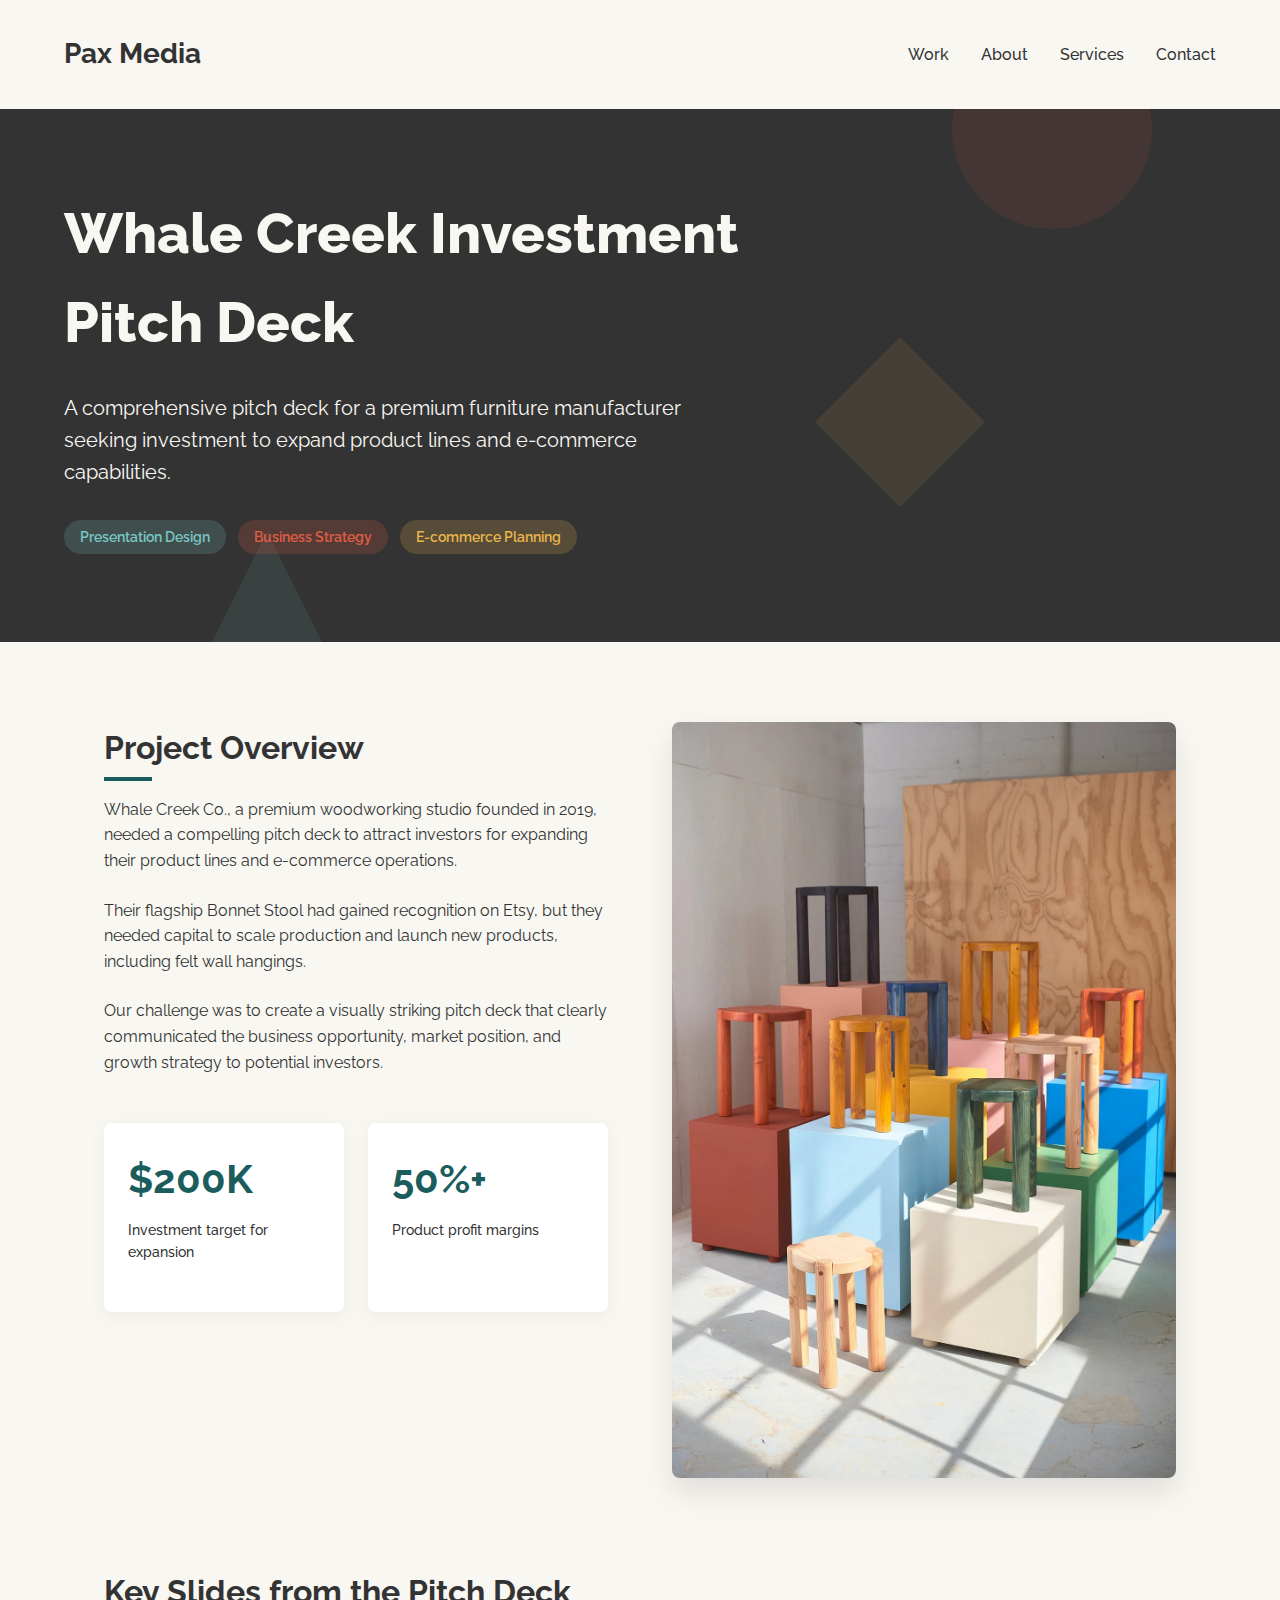
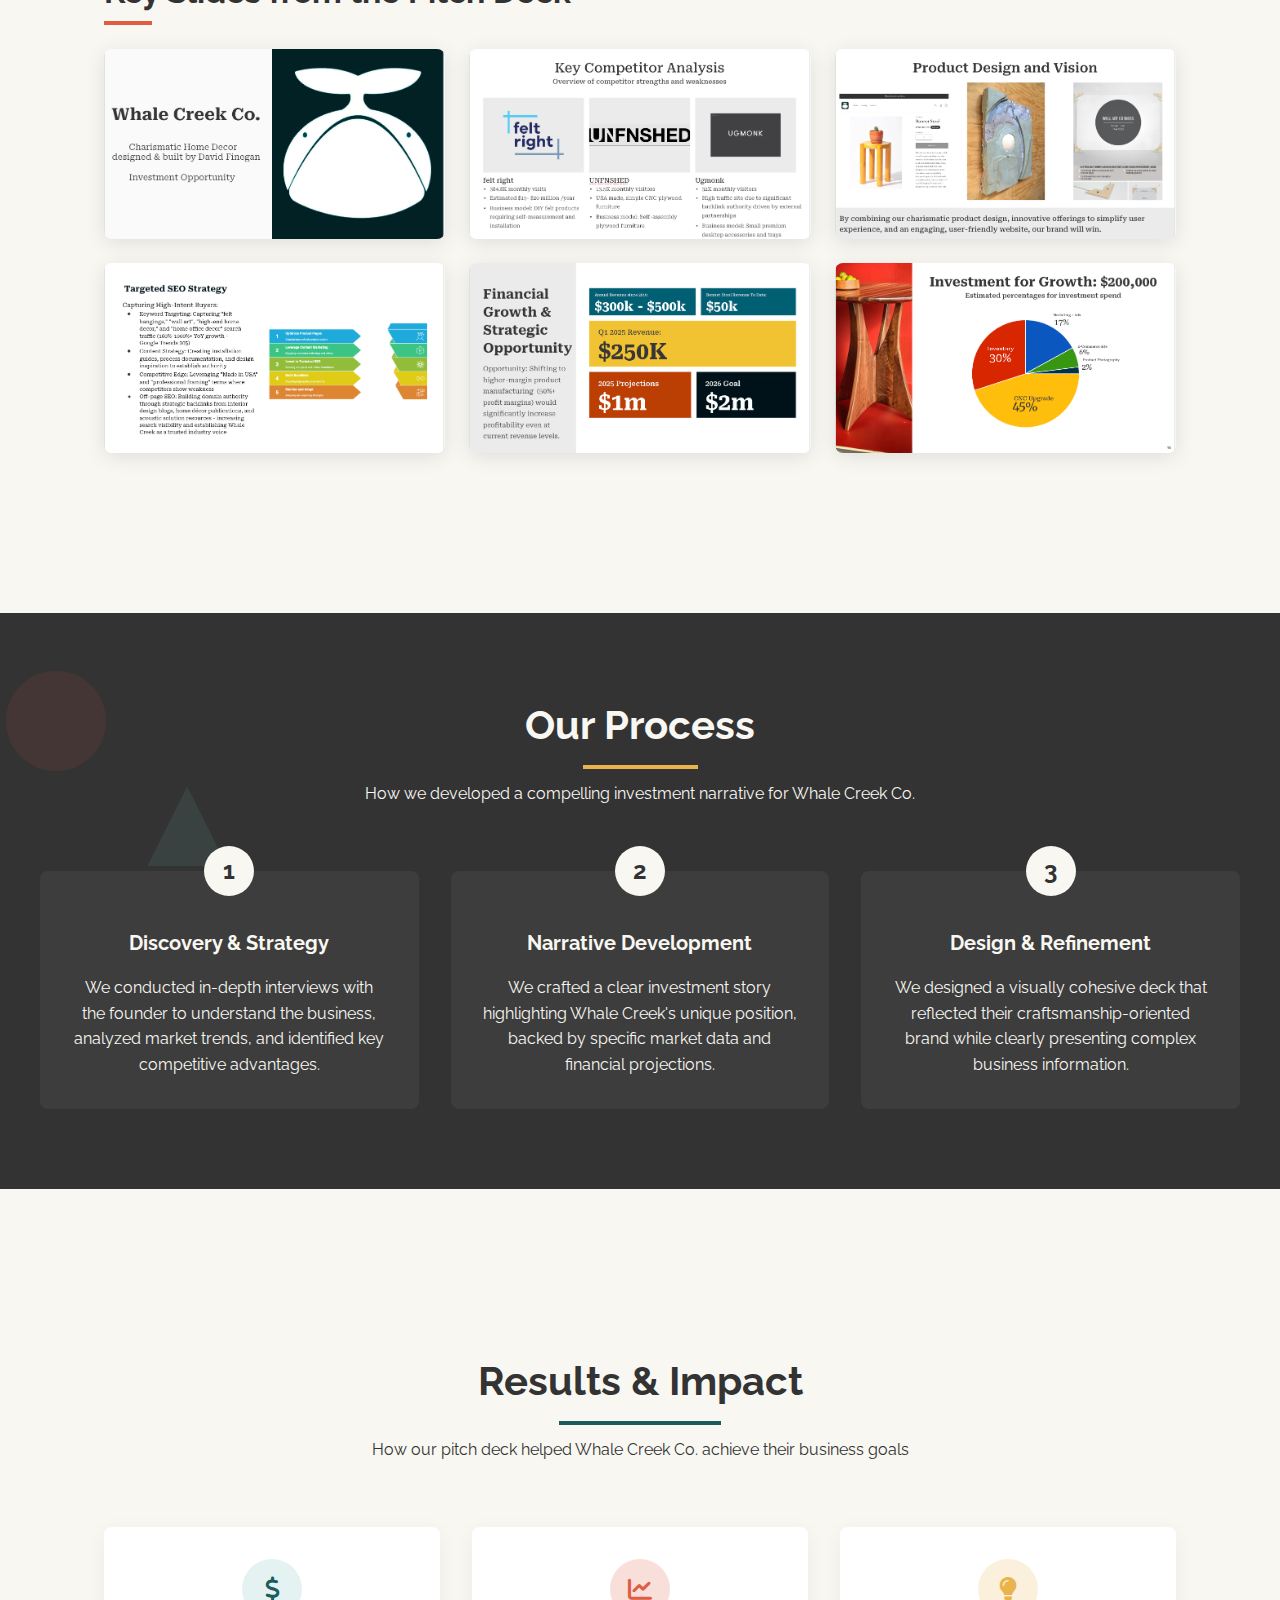
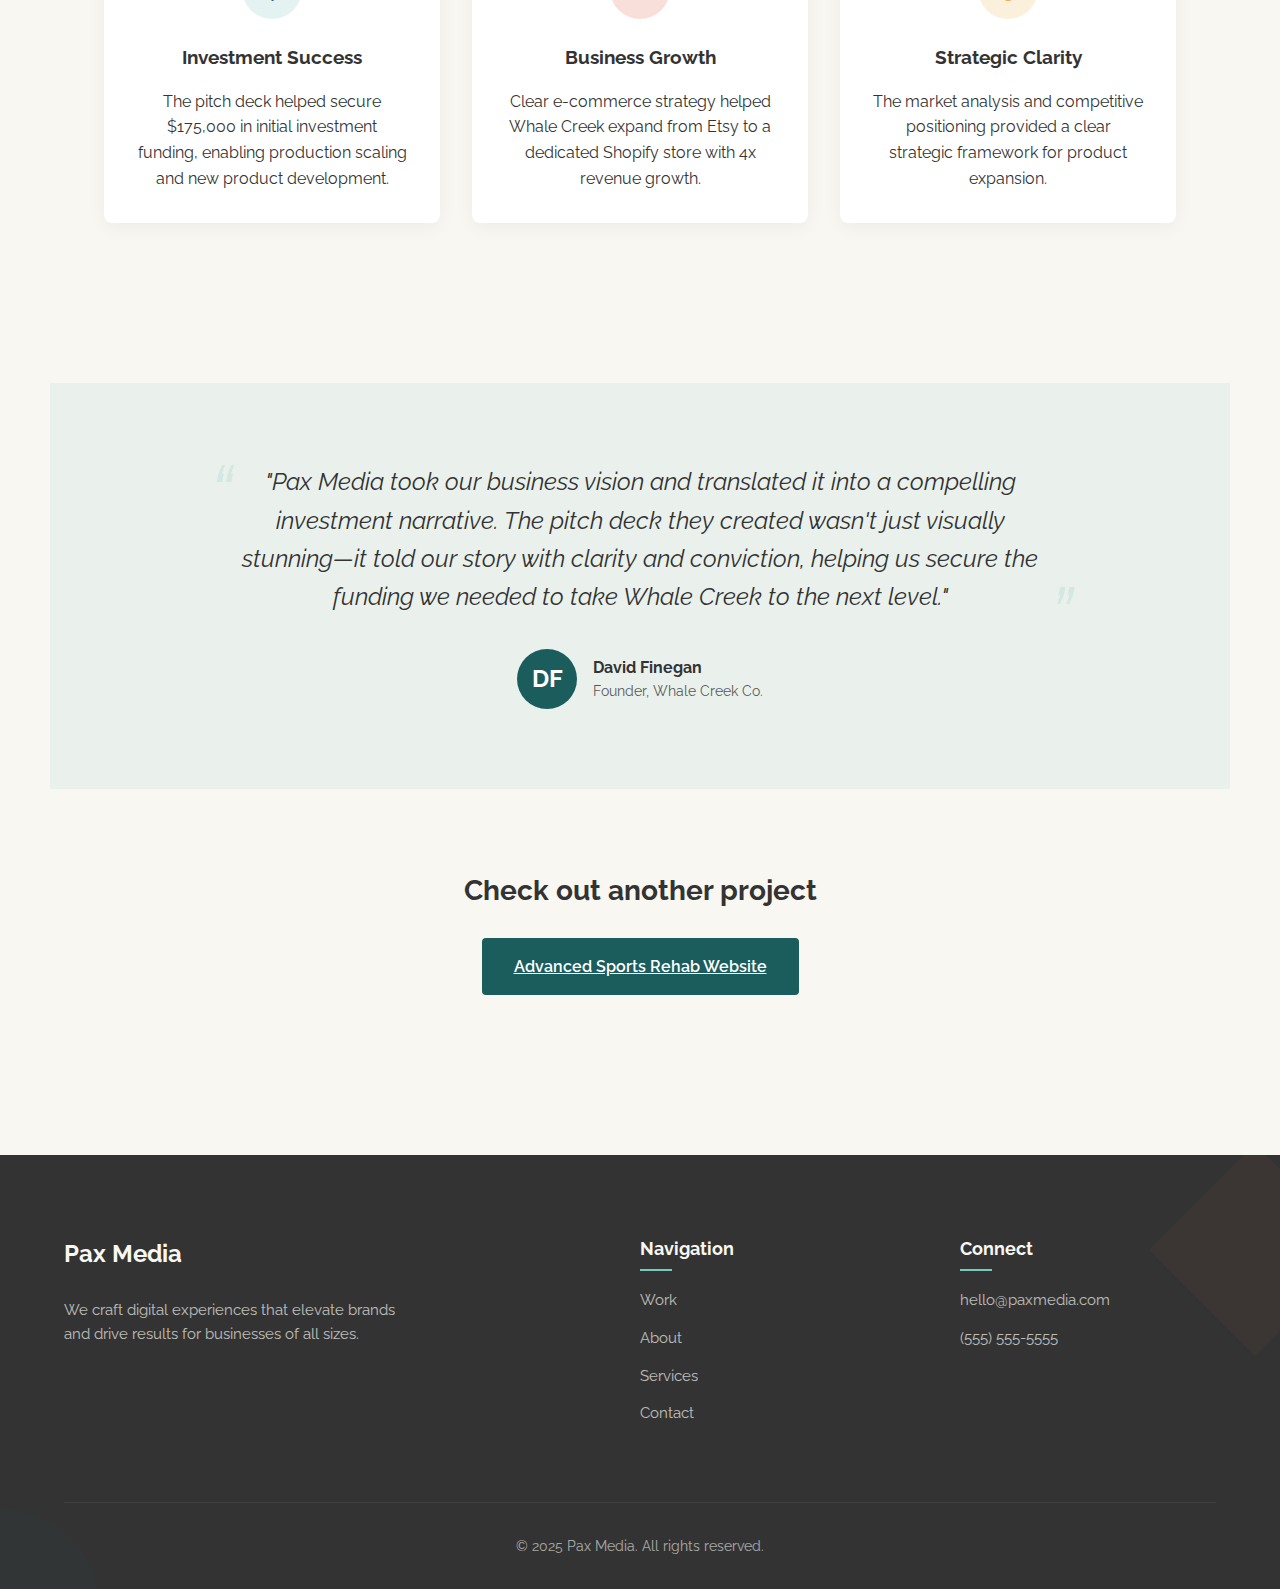
<file: public/index.html>
<!DOCTYPE html>
<html lang="en">
  <head>
    <meta charset="UTF-8" />
    <meta name="viewport" content="width=device-width, initial-scale=1.0" />
    <title>Whale Creek Pitch Deck | Pax Media</title>
    <link
      rel="stylesheet"
      href="https://cdnjs.cloudflare.com/ajax/libs/font-awesome/6.0.0-beta3/css/all.min.css"
    />
    <style>
      @import url("https://fonts.googleapis.com/css2?family=Raleway:wght@300;400;500;600;700;800&display=swap");

      :root {
        --ivory: #f8f7f2;
        --charcoal: #333333;
        --teal: #1b5d5d;
        --coral: #e05d44;
        --yellow: #e9b44c;
        --light-blue: #79c5c0;
        --font-sans: "Raleway", system-ui, -apple-system, sans-serif;
        --font-serif: Georgia, serif;
      }

      * {
        margin: 0;
        padding: 0;
        box-sizing: border-box;
      }

      body {
        font-family: var(--font-sans);
        color: var(--charcoal);
        background-color: var(--ivory);
        line-height: 1.6;
      }

      header {
        padding: 2rem 5%;
        display: flex;
        justify-content: space-between;
        align-items: center;
        position: relative;
      }

      .logo {
        font-weight: 700;
        font-size: 1.75rem;
        color: var(--charcoal);
        text-decoration: none;
      }

      nav ul {
        display: flex;
        list-style: none;
      }

      nav ul li {
        margin-left: 2rem;
      }

      nav ul li a {
        color: var(--charcoal);
        text-decoration: none;
        font-weight: 500;
        transition: color 0.3s;
      }

      nav ul li a:hover {
        color: var(--teal);
      }

      .hero {
        padding: 5rem 5%;
        background-color: var(--charcoal);
        color: var(--ivory);
        position: relative;
        overflow: hidden;
      }

      .hero-container {
        max-width: 1200px;
        margin: 0 auto;
        position: relative;
        z-index: 1;
      }

      .memphis-circle {
        position: absolute;
        width: 200px;
        height: 200px;
        border-radius: 50%;
        background-color: var(--coral);
        opacity: 0.1;
        top: -80px;
        right: 10%;
      }

      .memphis-triangle {
        position: absolute;
        width: 150px;
        height: 150px;
        background-color: var(--light-blue);
        opacity: 0.1;
        bottom: -40px;
        left: 15%;
        clip-path: polygon(50% 0%, 0% 100%, 100% 100%);
      }

      .memphis-square {
        position: absolute;
        width: 120px;
        height: 120px;
        background-color: var(--yellow);
        opacity: 0.1;
        bottom: 30%;
        right: 25%;
        transform: rotate(45deg);
      }

      .hero h1 {
        font-size: 3.5rem;
        font-weight: 800;
        margin-bottom: 1.5rem;
        max-width: 800px;
      }

      .hero p {
        font-size: 1.25rem;
        max-width: 650px;
        margin-bottom: 2rem;
      }

      .tag {
        display: inline-block;
        padding: 0.35rem 1rem;
        border-radius: 2rem;
        font-size: 0.875rem;
        font-weight: 600;
        margin-right: 0.5rem;
        margin-bottom: 0.5rem;
      }

      .tag.design {
        background-color: rgba(121, 197, 192, 0.2);
        color: var(--light-blue);
      }

      .tag.strategy {
        background-color: rgba(224, 93, 68, 0.2);
        color: var(--coral);
      }

      .tag.ecommerce {
        background-color: rgba(233, 180, 76, 0.2);
        color: var(--yellow);
      }

      .container {
        max-width: 1200px;
        margin: 0 auto;
        padding: 5rem 5%;
      }

      .project-overview {
        display: grid;
        grid-template-columns: 1fr 1fr;
        gap: 4rem;
        margin-bottom: 5rem;
      }

      .overview-text h2 {
        font-size: 2rem;
        margin-bottom: 1.5rem;
        position: relative;
      }

      .overview-text h2::after {
        content: "";
        position: absolute;
        left: 0;
        bottom: -0.5rem;
        width: 3rem;
        height: 0.25rem;
        background-color: var(--teal);
      }

      .overview-text p {
        margin-bottom: 1.5rem;
      }

      .overview-image {
        position: relative;
      }

      .overview-image img {
        width: 100%;
        height: auto;
        border-radius: 0.5rem;
        box-shadow: 0 15px 30px rgba(0, 0, 0, 0.1);
      }

      .stats-grid {
        display: grid;
        grid-template-columns: repeat(2, 1fr);
        gap: 1.5rem;
        margin-top: 3rem;
      }

      .stat-card {
        background-color: white;
        padding: 1.5rem;
        border-radius: 0.5rem;
        box-shadow: 0 4px 20px rgba(0, 0, 0, 0.05);
      }

      .stat-card h3 {
        font-size: 2.5rem;
        color: var(--teal);
        margin-bottom: 0.5rem;
      }

      .stat-card p {
        font-size: 0.875rem;
        font-weight: 500;
      }

      .project-gallery {
        margin-bottom: 5rem;
      }

      .gallery-header {
        display: flex;
        justify-content: space-between;
        align-items: flex-end;
        margin-bottom: 2rem;
      }

      .gallery-header h2 {
        font-size: 2rem;
        position: relative;
      }

      .gallery-header h2::after {
        content: "";
        position: absolute;
        left: 0;
        bottom: -0.5rem;
        width: 3rem;
        height: 0.25rem;
        background-color: var(--coral);
      }

      .gallery-grid {
        display: grid;
        grid-template-columns: repeat(3, 1fr);
        gap: 1.5rem;
      }

      .gallery-item {
        border-radius: 0.5rem;
        overflow: hidden;
        box-shadow: 0 4px 20px rgba(0, 0, 0, 0.1);
      }

      .gallery-item img {
        width: 100%;
        height: auto;
        display: block;
        transition: transform 0.3s ease;
      }

      .gallery-item:hover img {
        transform: scale(1.05);
      }

      .process-section {
        background-color: var(--charcoal);
        color: var(--ivory);
        padding: 5rem 5%;
        margin: 0 -5%;
        position: relative;
        overflow: hidden;
      }

      .process-container {
        max-width: 1200px;
        margin: 0 auto;
        position: relative;
        z-index: 1;
      }

      .process-header {
        text-align: center;
        margin-bottom: 4rem;
      }

      .process-header h2 {
        font-size: 2.5rem;
        margin-bottom: 1.5rem;
        position: relative;
        display: inline-block;
      }

      .process-header h2::after {
        content: "";
        position: absolute;
        left: 25%;
        right: 25%;
        bottom: -0.75rem;
        height: 0.25rem;
        background-color: var(--yellow);
      }

      .process-steps {
        display: grid;
        grid-template-columns: repeat(3, 1fr);
        gap: 2rem;
      }

      .process-step {
        text-align: center;
        padding: 2rem;
        background-color: rgba(255, 255, 255, 0.05);
        border-radius: 0.5rem;
        position: relative;
        transition: transform 0.3s ease;
      }

      .process-step:hover {
        transform: translateY(-10px);
      }

      .step-number {
        position: absolute;
        top: -25px;
        left: 50%;
        transform: translateX(-50%);
        width: 50px;
        height: 50px;
        background-color: var(--ivory);
        color: var(--charcoal);
        border-radius: 50%;
        display: flex;
        align-items: center;
        justify-content: center;
        font-weight: 700;
        font-size: 1.5rem;
      }

      .process-step h3 {
        margin: 1.5rem 0 1rem;
        font-size: 1.25rem;
      }

      .results-section {
        padding: 5rem 0;
      }

      .results-header {
        text-align: center;
        margin-bottom: 4rem;
      }

      .results-header h2 {
        font-size: 2.5rem;
        margin-bottom: 1.5rem;
        position: relative;
        display: inline-block;
      }

      .results-header h2::after {
        content: "";
        position: absolute;
        left: 25%;
        right: 25%;
        bottom: -0.75rem;
        height: 0.25rem;
        background-color: var(--teal);
      }

      .results-grid {
        display: grid;
        grid-template-columns: repeat(3, 1fr);
        gap: 2rem;
      }

      .result-card {
        background-color: white;
        padding: 2rem;
        border-radius: 0.5rem;
        box-shadow: 0 4px 20px rgba(0, 0, 0, 0.05);
        text-align: center;
        transition: transform 0.3s ease;
      }

      .result-card:hover {
        transform: translateY(-10px);
      }

      .result-icon {
        width: 60px;
        height: 60px;
        background-color: rgba(121, 197, 192, 0.2);
        border-radius: 50%;
        margin: 0 auto 1.5rem;
        display: flex;
        align-items: center;
        justify-content: center;
        font-size: 1.5rem;
        color: var(--teal);
      }

      .result-card:nth-child(2) .result-icon {
        background-color: rgba(224, 93, 68, 0.2);
        color: var(--coral);
      }

      .result-card:nth-child(3) .result-icon {
        background-color: rgba(233, 180, 76, 0.2);
        color: var(--yellow);
      }

      .result-card h3 {
        margin-bottom: 1rem;
      }

      .testimonial-section {
        background-color: rgba(121, 197, 192, 0.1);
        padding: 5rem 5%;
        margin: 5rem -5%;
        position: relative;
      }

      .testimonial-container {
        max-width: 800px;
        margin: 0 auto;
        text-align: center;
        position: relative;
        z-index: 1;
      }

      .testimonial-text {
        font-size: 1.5rem;
        font-style: italic;
        margin-bottom: 2rem;
        position: relative;
      }

      .testimonial-text::before {
        content: "\201C"; /* This is the correct CSS escape for opening double quote */
        font-size: 5rem;
        color: var(--light-blue);
        opacity: 0.2;
        position: absolute;
        top: -2rem;
        left: -2rem;
      }

      .testimonial-text::after {
        content: "\201D"; /* This is the correct CSS escape for closing double quote */
        font-size: 5rem;
        color: var(--light-blue);
        opacity: 0.2;
        position: absolute;
        bottom: -4rem;
        right: -2rem;
      }

      .client-info {
        display: flex;
        align-items: center;
        justify-content: center;
      }

      .client-avatar {
        width: 60px;
        height: 60px;
        border-radius: 50%;
        background-color: var(--teal);
        margin-right: 1rem;
        display: flex;
        align-items: center;
        justify-content: center;
        color: white;
        font-weight: 700;
        font-size: 1.5rem;
      }

      .client-name {
        text-align: left;
      }

      .client-name h4 {
        font-weight: 700;
      }

      .client-name p {
        font-size: 0.875rem;
        opacity: 0.8;
      }

      .next-project {
        margin-top: 5rem;
        text-align: center;
      }

      .next-project h3 {
        font-size: 1.75rem;
        margin-bottom: 1.5rem;
      }

      .next-project-link {
        display: inline-block;
        background-color: var(--teal);
        color: white;
        padding: 1rem 2rem;
        border-radius: 0.25rem;
        font-weight: 600;
      }

      /* Footer Styles */
      footer {
        background-color: var(--charcoal);
        color: var(--ivory);
        padding: 5rem 5% 2rem;
        margin-top: 5rem;
        position: relative;
        overflow: hidden;
      }

      footer::before {
        content: "";
        position: absolute;
        width: 200px;
        height: 200px;
        border-radius: 50%;
        background-color: var(--teal);
        opacity: 0.05;
        bottom: -120px;
        left: -100px;
      }

      footer::after {
        content: "";
        position: absolute;
        width: 150px;
        height: 150px;
        background-color: var(--coral);
        opacity: 0.05;
        top: 20px;
        right: -50px;
        transform: rotate(45deg);
      }

      .footer-container {
        max-width: 1200px;
        margin: 0 auto;
        display: grid;
        grid-template-columns: 2fr 1fr 1fr;
        gap: 4rem;
        position: relative;
        z-index: 1;
      }

      .footer-about {
        max-width: 350px;
      }

      .footer-logo {
        font-weight: 700;
        font-size: 1.5rem;
        color: var(--ivory);
        margin-bottom: 1.5rem;
        display: inline-block;
        text-decoration: none;
        transition: color 0.3s ease;
      }

      .footer-logo:hover {
        color: var(--light-blue);
      }

      .footer-about p {
        margin-bottom: 2rem;
        opacity: 0.7;
        font-size: 0.95rem;
        line-height: 1.6;
      }

      .footer-heading {
        font-size: 1.1rem;
        margin-bottom: 1.5rem;
        position: relative;
        display: inline-block;
      }

      .footer-heading::after {
        content: "";
        position: absolute;
        left: 0;
        bottom: -0.5rem;
        width: 2rem;
        height: 0.125rem;
        background-color: var(--light-blue);
      }

      .footer-links {
        list-style: none;
      }

      .footer-links li {
        margin-bottom: 0.75rem;
      }

      .footer-links a {
        color: var(--ivory);
        opacity: 0.7;
        text-decoration: none;
        transition: opacity 0.3s, transform 0.3s;
        display: inline-block;
        font-size: 0.95rem;
      }

      .footer-links a:hover {
        opacity: 1;
        transform: translateX(5px);
        color: var(--light-blue);
      }

      .copyright {
        margin-top: 4rem;
        text-align: center;
        opacity: 0.6;
        font-size: 0.875rem;
        padding-top: 2rem;
        border-top: 1px solid rgba(255, 255, 255, 0.1);
        max-width: 1200px;
        margin-left: auto;
        margin-right: auto;
      }

      /* Responsive adjustments */
      @media (max-width: 768px) {
        .footer-container {
          grid-template-columns: 1fr;
          gap: 2rem;
        }

        .footer-about {
          max-width: none;
        }
      }
    </style>
  </head>
  <body>
    <header>
      <a href="/" class="logo">Pax Media</a>
      <nav>
        <ul>
          <li><a href="/work">Work</a></li>
          <li><a href="/about">About</a></li>
          <li><a href="/services">Services</a></li>
          <li><a href="/contact">Contact</a></li>
        </ul>
      </nav>
    </header>

    <section class="hero">
      <div class="memphis-circle"></div>
      <div class="memphis-triangle"></div>
      <div class="memphis-square"></div>
      <div class="hero-container">
        <h1>Whale Creek Investment Pitch Deck</h1>
        <p>
          A comprehensive pitch deck for a premium furniture manufacturer
          seeking investment to expand product lines and e-commerce
          capabilities.
        </p>
        <div class="tags">
          <span class="tag design">Presentation Design</span>
          <span class="tag strategy">Business Strategy</span>
          <span class="tag ecommerce">E-commerce Planning</span>
        </div>
      </div>
    </section>

    <div class="container">
      <section class="project-overview">
        <div class="overview-text">
          <h2>Project Overview</h2>
          <p>
            Whale Creek Co., a premium woodworking studio founded in 2019,
            needed a compelling pitch deck to attract investors for expanding
            their product lines and e-commerce operations.
          </p>
          <p>
            Their flagship Bonnet Stool had gained recognition on Etsy, but they
            needed capital to scale production and launch new products,
            including felt wall hangings.
          </p>
          <p>
            Our challenge was to create a visually striking pitch deck that
            clearly communicated the business opportunity, market position, and
            growth strategy to potential investors.
          </p>

          <div class="stats-grid">
            <div class="stat-card">
              <h3>$200K</h3>
              <p>Investment target for expansion</p>
            </div>
            <div class="stat-card">
              <h3>50%+</h3>
              <p>Product profit margins</p>
            </div>
          </div>
        </div>
        <div class="overview-image">
          <img
            src="./images/pitch/stoolsparty.webp"
            alt="Whale Creek Bonnet Stool"
          />
        </div>
      </section>

      <section class="project-gallery">
        <div class="gallery-header">
          <h2>Key Slides from the Pitch Deck</h2>
        </div>
        <div class="gallery-grid">
          <div class="gallery-item">
            <img
              src="./images/pitch/whalecreek-title.png"
              alt="Company Introduction Slide"
            />
          </div>
          <div class="gallery-item">
            <img
              src="./images/pitch/whalecreek-competitors.png"
              alt="Market Analysis Slide"
            />
          </div>
          <div class="gallery-item">
            <img
              src="./images/pitch/whalecreek-productdesign.png"
              alt="Product Showcase Slide"
            />
          </div>
          <div class="gallery-item">
            <img
              src="./images/pitch/whalecreek-seostrategy.png"
              alt="E-commerce Strategy Slide"
            />
          </div>
          <div class="gallery-item">
            <img
              src="./images/pitch/whalecreek-numbers.png"
              alt="Financial Growth Slide"
            />
          </div>
          <div class="gallery-item">
            <img
              src="./images/pitch/whalecreek-investment.png"
              alt="Investment Options Slide"
            />
          </div>
        </div>
      </section>
    </div>

    <section class="process-section">
      <div
        class="memphis-circle"
        style="top: 10%; left: 5%; width: 100px; height: 100px"
      ></div>
      <div
        class="memphis-triangle"
        style="top: 30%; right: 10%; width: 80px; height: 80px"
      ></div>
      <div class="process-container">
        <div class="process-header">
          <h2>Our Process</h2>
          <p>
            How we developed a compelling investment narrative for Whale Creek
            Co.
          </p>
        </div>
        <div class="process-steps">
          <div class="process-step">
            <div class="step-number">1</div>
            <h3>Discovery & Strategy</h3>
            <p>
              We conducted in-depth interviews with the founder to understand
              the business, analyzed market trends, and identified key
              competitive advantages.
            </p>
          </div>
          <div class="process-step">
            <div class="step-number">2</div>
            <h3>Narrative Development</h3>
            <p>
              We crafted a clear investment story highlighting Whale Creek's
              unique position, backed by specific market data and financial
              projections.
            </p>
          </div>
          <div class="process-step">
            <div class="step-number">3</div>
            <h3>Design & Refinement</h3>
            <p>
              We designed a visually cohesive deck that reflected their
              craftsmanship-oriented brand while clearly presenting complex
              business information.
            </p>
          </div>
        </div>
      </div>
    </section>

    <div class="container">
      <section class="results-section">
        <div class="results-header">
          <h2>Results & Impact</h2>
          <p>
            How our pitch deck helped Whale Creek Co. achieve their business
            goals
          </p>
        </div>
        <div class="results-grid">
          <div class="result-card">
            <div class="result-icon">
              <i class="fas fa-dollar-sign"></i>
            </div>
            <h3>Investment Success</h3>
            <p>
              The pitch deck helped secure $175,000 in initial investment
              funding, enabling production scaling and new product development.
            </p>
          </div>
          <div class="result-card">
            <div class="result-icon">
              <i class="fas fa-chart-line"></i>
            </div>
            <h3>Business Growth</h3>
            <p>
              Clear e-commerce strategy helped Whale Creek expand from Etsy to a
              dedicated Shopify store with 4x revenue growth.
            </p>
          </div>
          <div class="result-card">
            <div class="result-icon">
              <i class="fas fa-lightbulb"></i>
            </div>
            <h3>Strategic Clarity</h3>
            <p>
              The market analysis and competitive positioning provided a clear
              strategic framework for product expansion.
            </p>
          </div>
        </div>
      </section>

      <section class="testimonial-section">
        <div class="testimonial-container">
          <div class="testimonial-text">
            "Pax Media took our business vision and translated it into a
            compelling investment narrative. The pitch deck they created wasn't
            just visually stunning—it told our story with clarity and
            conviction, helping us secure the funding we needed to take Whale
            Creek to the next level."
          </div>
          <div class="client-info">
            <div class="client-avatar">DF</div>
            <div class="client-name">
              <h4>David Finegan</h4>
              <p>Founder, Whale Creek Co.</p>
            </div>
          </div>
        </div>
      </section>

      <section class="next-project">
        <h3>Check out another project</h3>
        <a href="/work/advanced-sports-rehab" class="next-project-link"
          >Advanced Sports Rehab Website</a
        >
      </section>
    </div>

    <footer>
      <div class="footer-container">
        <div class="footer-about">
          <a href="/" class="footer-logo">Pax Media</a>
          <p>
            We craft digital experiences that elevate brands and drive results
            for businesses of all sizes.
          </p>
        </div>
        <div class="footer-links-container">
          <h4 class="footer-heading">Navigation</h4>
          <ul class="footer-links">
            <li><a href="/work">Work</a></li>
            <li><a href="/about">About</a></li>
            <li><a href="/services">Services</a></li>
            <li><a href="/contact">Contact</a></li>
          </ul>
        </div>
        <div class="footer-links-container">
          <h4 class="footer-heading">Connect</h4>
          <ul class="footer-links">
            <li><a href="mailto:hello@paxmedia.com">hello@paxmedia.com</a></li>
            <li><a href="tel:+15555555555">(555) 555-5555</a></li>
          </ul>
        </div>
      </div>
      <div class="copyright">© 2025 Pax Media. All rights reserved.</div>
    </footer>
  </body>
</html>
</file>
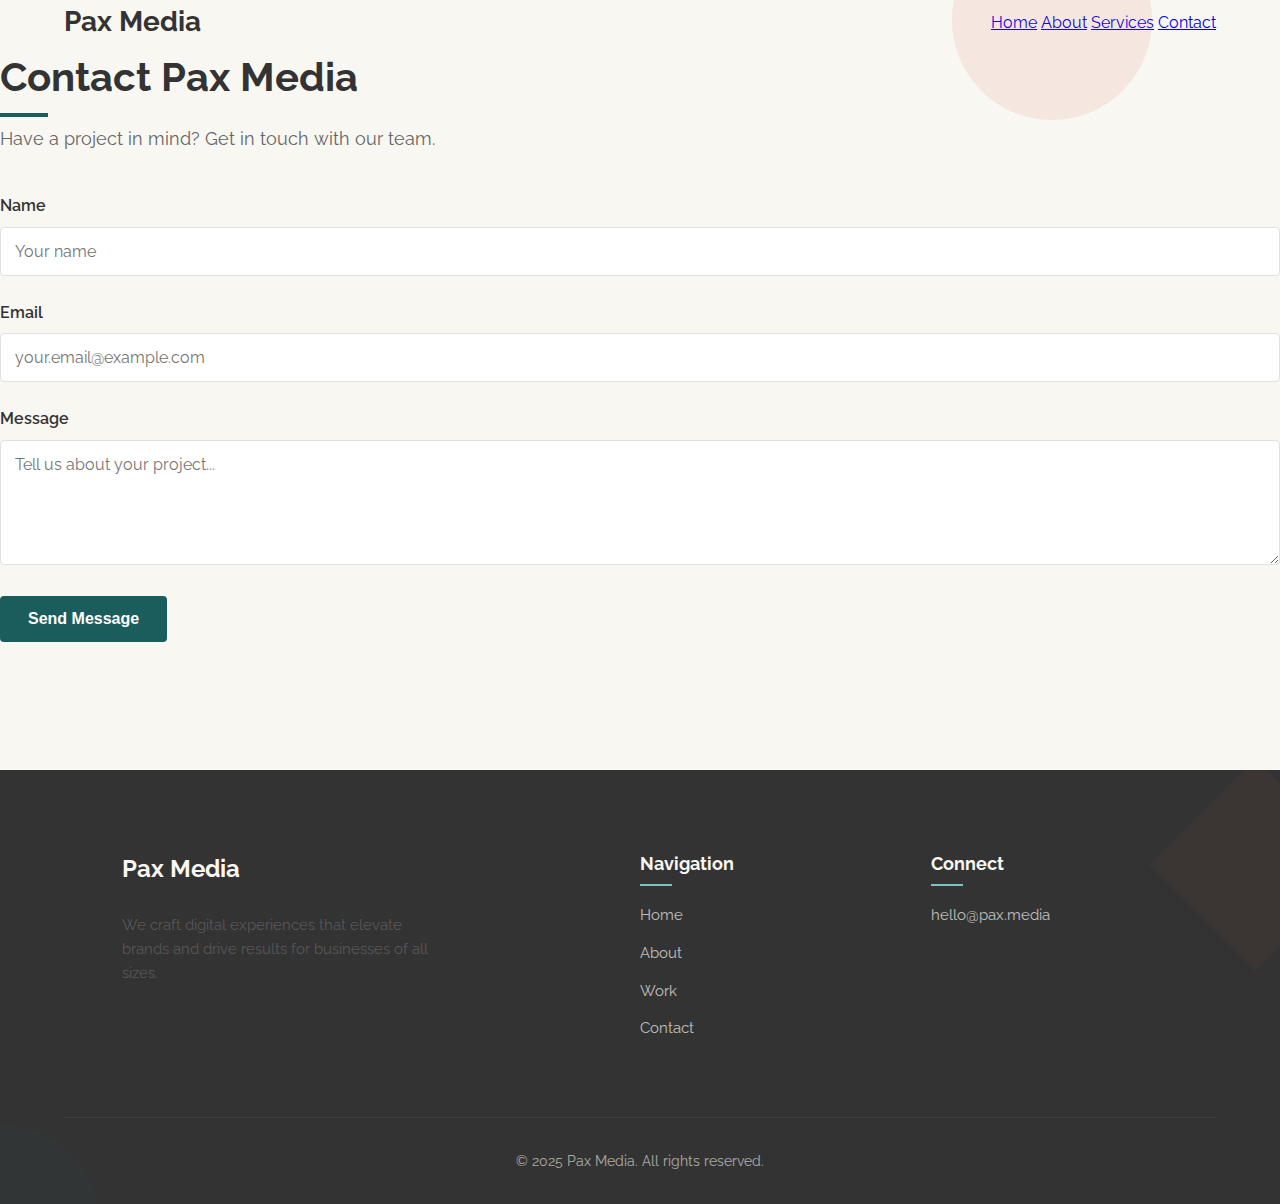
<file: contact.html>
<!DOCTYPE html>
<html lang="en">
  <head>
    <meta charset="UTF-8" />
    <meta name="viewport" content="width=device-width, initial-scale=1.0" />
    <title>Contact Us - Pax Media</title>
    <link rel="stylesheet" href="public/css/styles.css" />
    <link rel="stylesheet" href="public/css/contact.css" />
    <script src="./js/components/site-header.js"></script>
    <script src="./js/components/site-footer.js"></script>
    <script src="./js/contact-script.js"></script>
    <style></style>
  </head>
  <body>
    <site-header></site-header>

    <div class="contact-container">
      <div class="memphis-shape memphis-circle"></div>
      <div class="memphis-shape memphis-triangle"></div>

      <h1>Contact Pax Media</h1>
      <p class="contact-intro">
        Have a project in mind? Get in touch with our team.
      </p>

      <form
        id="contactForm"
        action="https://api.web3forms.com/submit"
        method="POST"
      >
        <input
          type="hidden"
          name="access_key"
          value="da50ebeb-4f05-4ee2-8c37-441bd39d44a0"
        />

        <div class="form-group">
          <label for="name">Name</label>
          <input
            type="text"
            id="name"
            name="name"
            placeholder="Your name"
            required
          />
        </div>

        <div class="form-group">
          <label for="email">Email</label>
          <input
            type="email"
            id="email"
            name="email"
            placeholder="your.email@example.com"
            required
          />
        </div>

        <div class="form-group">
          <label for="message">Message</label>
          <textarea
            id="message"
            name="message"
            rows="5"
            placeholder="Tell us about your project..."
            required
          ></textarea>
        </div>

        <input
          type="checkbox"
          name="botcheck"
          class="hidden"
          style="display: none"
        />
        <button type="submit" class="submit-btn">Send Message</button>
        <div id="result"></div>
      </form>
    </div>

    <site-footer></site-footer>
  </body>
</html>
</file>
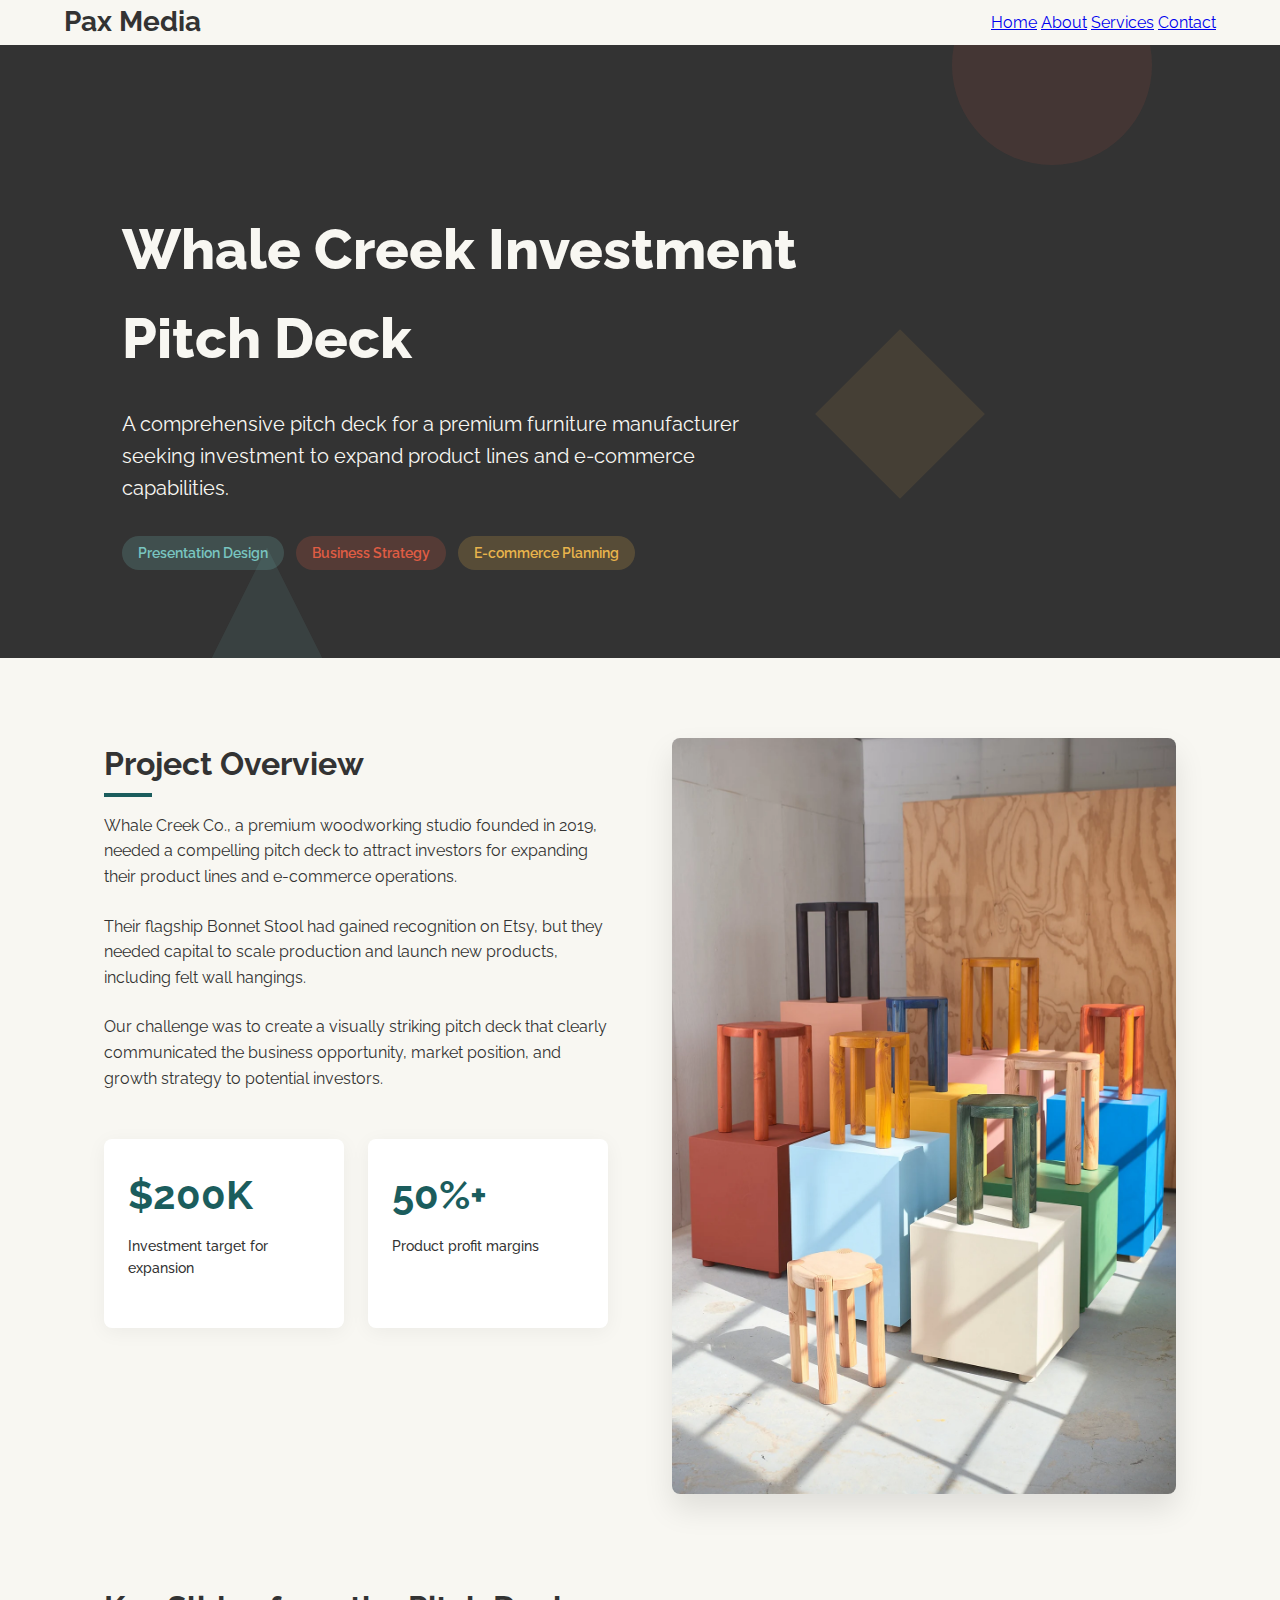
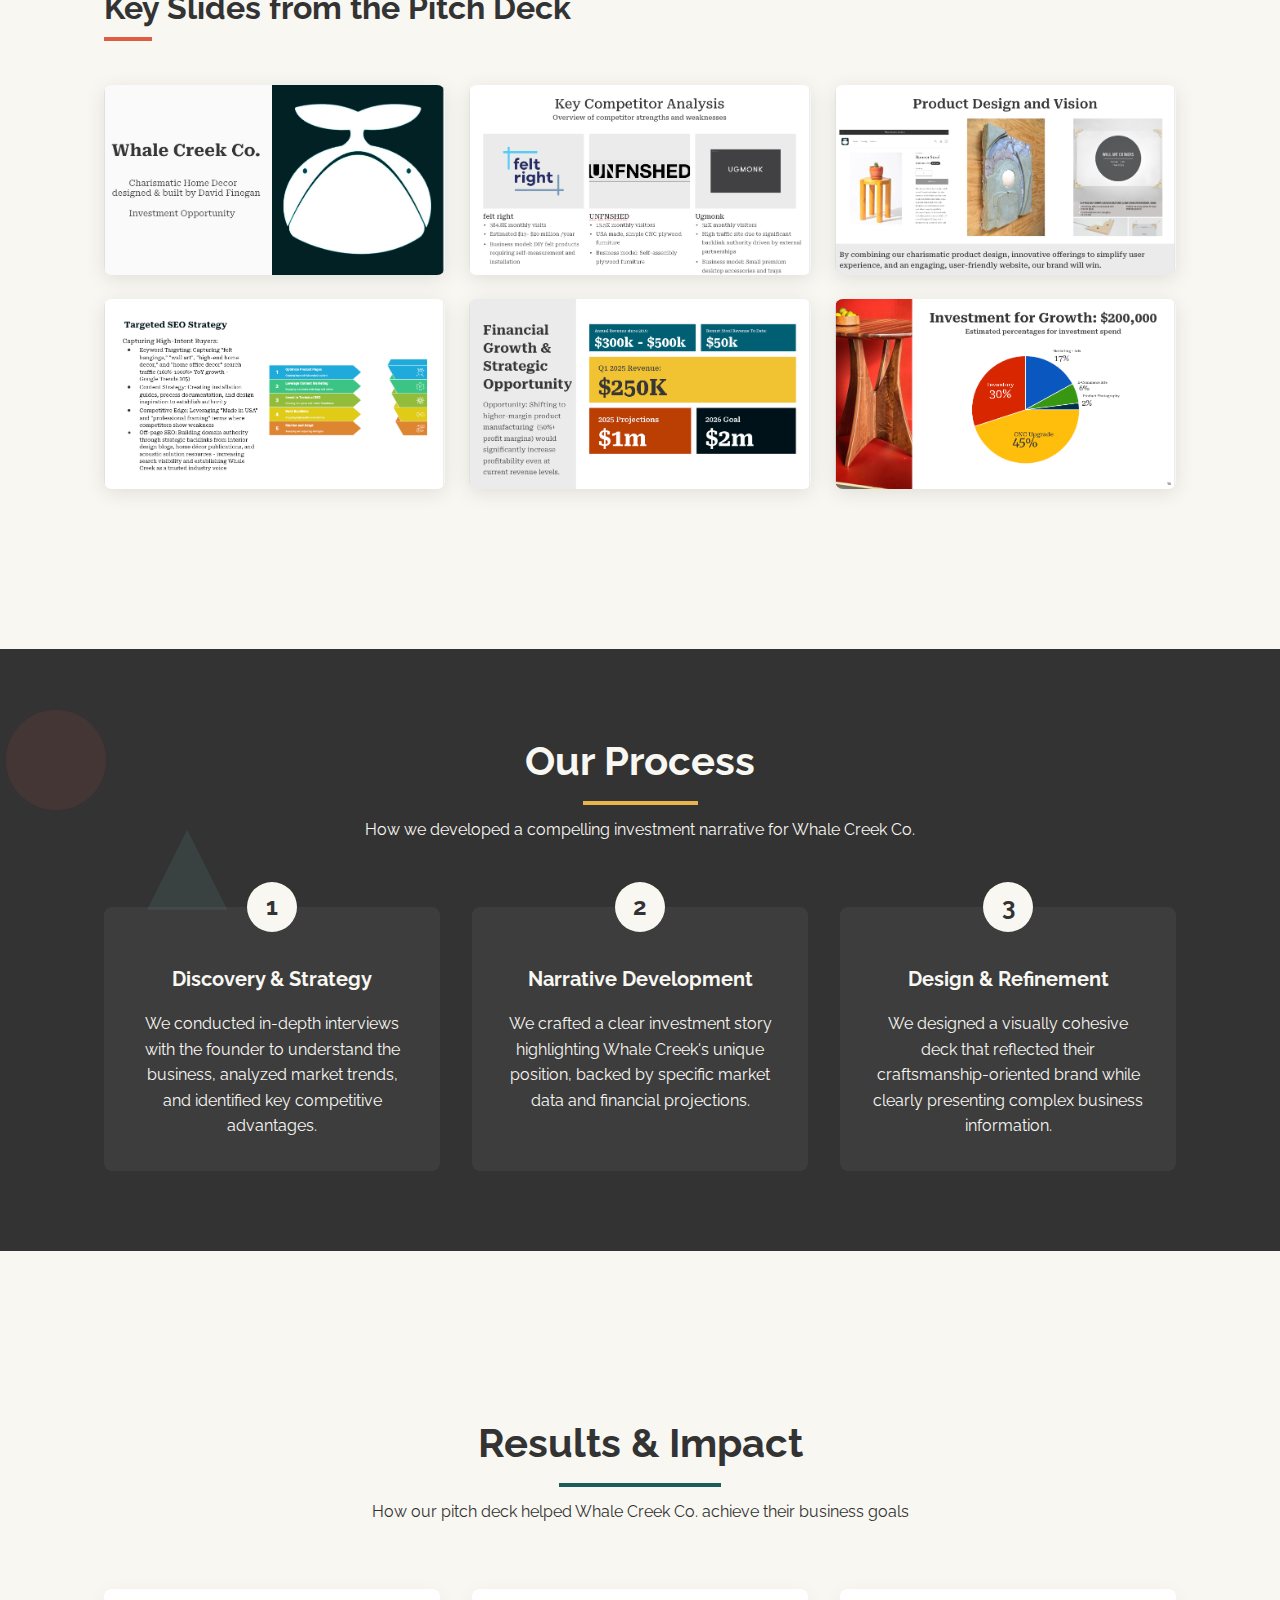
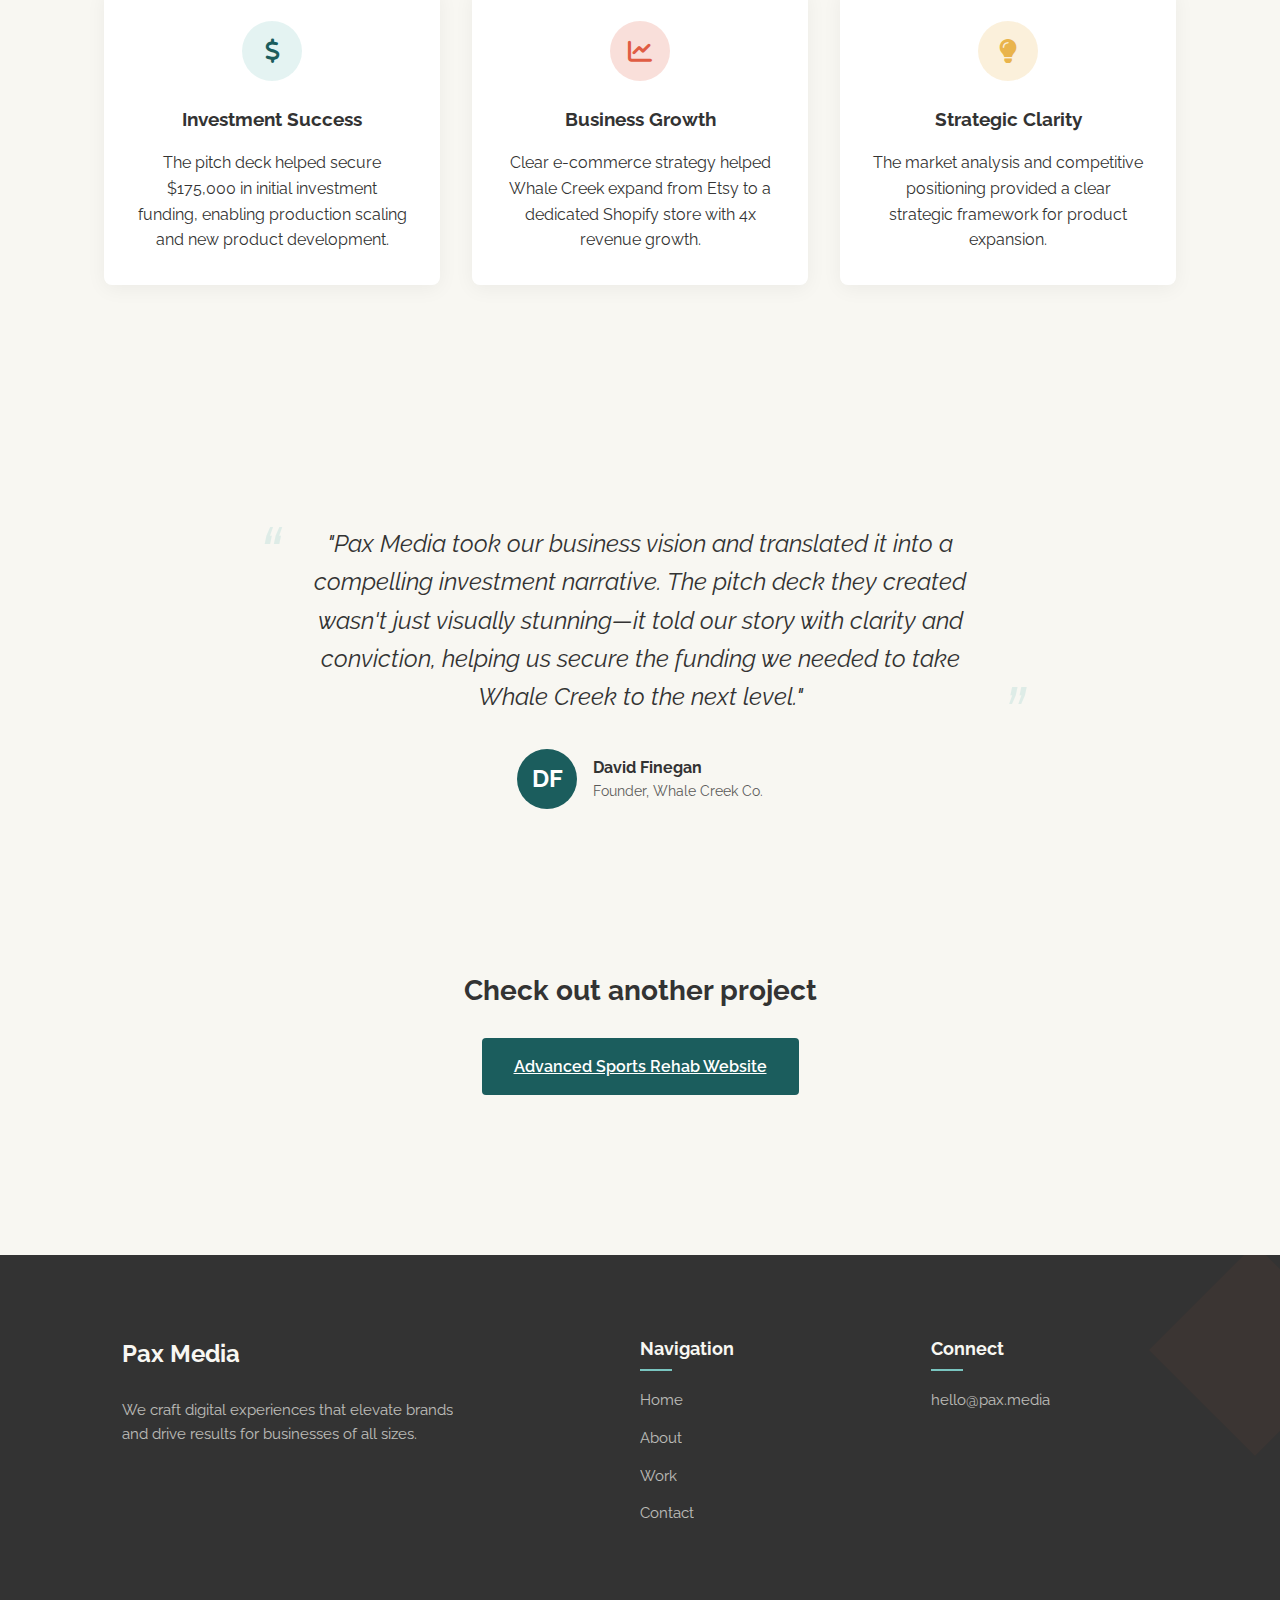
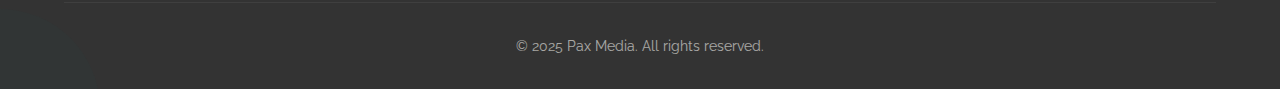
<file: whale-creek.html>
<!DOCTYPE html>
<html lang="en">
  <head>
    <meta charset="UTF-8" />
    <meta name="viewport" content="width=device-width, initial-scale=1.0" />
    <title>Whale Creek Pitch Deck | Pax Media</title>
    <link
      rel="stylesheet"
      href="https://cdnjs.cloudflare.com/ajax/libs/font-awesome/6.0.0-beta3/css/all.min.css"
    />
    <link rel="stylesheet" href="./public/css/styles.css">
    <script src="./js/components/site-header.js"></script>
    <script src="./js/components/site-footer.js"></script>
  </head>
  <body>
    <site-header></site-header>
    <section class="hero">
      <div class="memphis-circle"></div>
      <div class="memphis-triangle"></div>
      <div class="memphis-square"></div>
      <div class="hero-container">
        <h1>Whale Creek Investment Pitch Deck</h1>
        <p>
          A comprehensive pitch deck for a premium furniture manufacturer
          seeking investment to expand product lines and e-commerce
          capabilities.
        </p>
        <div class="tags">
          <span class="tag design">Presentation Design</span>
          <span class="tag strategy">Business Strategy</span>
          <span class="tag ecommerce">E-commerce Planning</span>
        </div>
      </div>
    </section>

    <div class="container">
      <section class="project-overview">
        <div class="overview-text">
          <h2>Project Overview</h2>
          <p>
            Whale Creek Co., a premium woodworking studio founded in 2019,
            needed a compelling pitch deck to attract investors for expanding
            their product lines and e-commerce operations.
          </p>
          <p>
            Their flagship Bonnet Stool had gained recognition on Etsy, but they
            needed capital to scale production and launch new products,
            including felt wall hangings.
          </p>
          <p>
            Our challenge was to create a visually striking pitch deck that
            clearly communicated the business opportunity, market position, and
            growth strategy to potential investors.
          </p>

          <div class="stats-grid">
            <div class="stat-card">
              <h3>$200K</h3>
              <p>Investment target for expansion</p>
            </div>
            <div class="stat-card">
              <h3>50%+</h3>
              <p>Product profit margins</p>
            </div>
          </div>
        </div>
        <div class="overview-image">
          <img
            src="./public/images/pitch/stoolsparty.webp"
            alt="Whale Creek Bonnet Stool"
          />
        </div>
      </section>

      <section class="project-gallery">
        <div class="gallery-header">
          <h2>Key Slides from the Pitch Deck</h2>
        </div>
        <div class="gallery-grid">
          <div class="gallery-item">
            <img
              src="./public/images/pitch/whalecreek-title.png"
              alt="Company Introduction Slide"
            />
          </div>
          <div class="gallery-item">
            <img
              src="./public/images/pitch/whalecreek-competitors.png"
              alt="Market Analysis Slide"
            />
          </div>
          <div class="gallery-item">
            <img
              src="./public/images/pitch/whalecreek-productdesign.png"
              alt="Product Showcase Slide"
            />
          </div>
          <div class="gallery-item">
            <img
              src="./public/images/pitch/whalecreek-seostrategy.png"
              alt="E-commerce Strategy Slide"
            />
          </div>
          <div class="gallery-item">
            <img
              src="./public/images/pitch/whalecreek-numbers.png"
              alt="Financial Growth Slide"
            />
          </div>
          <div class="gallery-item">
            <img
              src="./public/images/pitch/whalecreek-investment.png"
              alt="Investment Options Slide"
            />
          </div>
        </div>
      </section>
    </div>

    <section class="process-section">
      <div
        class="memphis-circle"
        style="top: 10%; left: 5%; width: 100px; height: 100px"
      ></div>
      <div
        class="memphis-triangle"
        style="top: 30%; right: 10%; width: 80px; height: 80px"
      ></div>
      <div class="process-container">
        <div class="process-header">
          <h2>Our Process</h2>
          <p>
            How we developed a compelling investment narrative for Whale Creek
            Co.
          </p>
        </div>
        <div class="process-steps">
          <div class="process-step">
            <div class="step-number">1</div>
            <h3>Discovery & Strategy</h3>
            <p>
              We conducted in-depth interviews with the founder to understand
              the business, analyzed market trends, and identified key
              competitive advantages.
            </p>
          </div>
          <div class="process-step">
            <div class="step-number">2</div>
            <h3>Narrative Development</h3>
            <p>
              We crafted a clear investment story highlighting Whale Creek's
              unique position, backed by specific market data and financial
              projections.
            </p>
          </div>
          <div class="process-step">
            <div class="step-number">3</div>
            <h3>Design & Refinement</h3>
            <p>
              We designed a visually cohesive deck that reflected their
              craftsmanship-oriented brand while clearly presenting complex
              business information.
            </p>
          </div>
        </div>
      </div>
    </section>

    <div class="container">
      <section class="results-section">
        <div class="results-header">
          <h2>Results & Impact</h2>
          <p>
            How our pitch deck helped Whale Creek Co. achieve their business
            goals
          </p>
        </div>
        <div class="results-grid">
          <div class="result-card">
            <div class="result-icon">
              <i class="fas fa-dollar-sign"></i>
            </div>
            <h3>Investment Success</h3>
            <p>
              The pitch deck helped secure $175,000 in initial investment
              funding, enabling production scaling and new product development.
            </p>
          </div>
          <div class="result-card">
            <div class="result-icon">
              <i class="fas fa-chart-line"></i>
            </div>
            <h3>Business Growth</h3>
            <p>
              Clear e-commerce strategy helped Whale Creek expand from Etsy to a
              dedicated Shopify store with 4x revenue growth.
            </p>
          </div>
          <div class="result-card">
            <div class="result-icon">
              <i class="fas fa-lightbulb"></i>
            </div>
            <h3>Strategic Clarity</h3>
            <p>
              The market analysis and competitive positioning provided a clear
              strategic framework for product expansion.
            </p>
          </div>
        </div>
      </section>

      <section class="testimonial-section">
        <div class="testimonial-container">
          <div class="testimonial-text">
            "Pax Media took our business vision and translated it into a
            compelling investment narrative. The pitch deck they created wasn't
            just visually stunning—it told our story with clarity and
            conviction, helping us secure the funding we needed to take Whale
            Creek to the next level."
          </div>
          <div class="client-info">
            <div class="client-avatar">DF</div>
            <div class="client-name">
              <h4>David Finegan</h4>
              <p>Founder, Whale Creek Co.</p>
            </div>
          </div>
        </div>
      </section>

      <section class="next-project">
        <h3>Check out another project</h3>
        <a href="/advanced-sports-rehab.html" class="next-project-link"
          >Advanced Sports Rehab Website</a
        >
      </section>
    </div>

   <site-footer></site-footer>
  </body>
</html>
</file>
<file: public/css/styles.css>
@import url('https://fonts.googleapis.com/css2?family=Raleway:wght@300;400;500;600;700;800&display=swap');

:root {
  --ivory: #f8f7f2;
  --charcoal: #333333;
  --teal: #1b5d5d;
  --coral: #e05d44;
  --yellow: #e9b44c;
  --light-blue: #79c5c0;
  --font-sans: 'Raleway', system-ui, -apple-system, sans-serif;
  --font-serif: Georgia, serif;
  --color-background: #f5f3f4;
  --color-accent: #adb5bd;
  --color-accent-dark: #6c757d;
  --color-text: #3a3a3a;
  --color-text-light: #686868;
  --color-white: #ffffff;
  --shadow-sm: 0 2px 10px rgba(0, 0, 0, 0.05);
  --shadow-md: 0 4px 20px rgba(0, 0, 0, 0.08);
  --border-radius: 0px;
}

* {
  margin: 0;
  padding: 0;
  box-sizing: border-box;
}

#about,
#work,
#team {
  scroll-margin-top: 90px;
}

body {
  font-family: var(--font-sans);
  color: var(--charcoal);
  background-color: var(--ivory);
  line-height: 1.6;
  width: 100%;
  max-width: 100%;
  overflow-x: hidden;
}
html {
  width: 100%;
  overflow-x: hidden;
  scroll-behavior: smooth;
}

/*<------- Site Header CSS ------->*/
body.scroll .site-header {
  position: fixed;
  top: 0;
  left: 0;
  right: 0;
  z-index: 1000;
  background-color: var(--ivory);
  box-shadow: 0 2px 10px rgba(0, 0, 0, 0.05);
  width: 100%;
  position: fixed;
  right: 0;
  background-color: var(--ivory);
}

body.scroll .header-content {
  height: 90px;
}

body:not(.scroll) .site-header {
  z-index: 1000000;
  top: 2rem;
  left: 50%;
  transform: translateX(-50%);
  border-radius: 1.5rem;
  height: 6rem;
  max-width: 90rem;
  width: 94%;
  box-sizing: border-box;
  transition: top 0.3s, border-radius 0.3s, width 0.3s, max-width 0.3s,
    background-color 0.3s;
  box-shadow: rgba(149, 157, 165, 0.2) 0px 8px 2;
  position: fixed;
  right: 0;
  background-color: var(--ivory);
}

body:not(.scroll) #menuToggle input:checked ~ ul {
  transform: translate(-10%, 0);
  margin-top: -40px;
}

.header-content {
  display: flex;
  justify-content: space-between;
  align-items: center;
  padding: 0 5%;
  max-width: 1280px;
  margin: 0 auto;
  height: 100%;
}

.logo {
  font-size: 1.75rem;
  font-weight: 700;
  color: var(--charcoal);
}

.logo a {
  color: var(--charcoal);
  text-decoration: none;
  transition: color 0.3s;
}

.logo a:hover {
  color: var(--teal);
}

/* Desktop Navigation */
.desktop-navigation {
  display: none;
}

.desktop-navigation ul {
  display: flex;
  list-style: none;
  gap: 2rem;
}

.desktop-navigation ul li a {
  color: var(--charcoal);
  text-decoration: none;
  font-weight: 500;
  position: relative;
  padding: 0.5rem 0;
  transition: color 0.3s;
}

.desktop-navigation ul li a:hover {
  color: var(--teal);
}

.desktop-navigation ul li a::after {
  content: '';
  position: absolute;
  bottom: -2px;
  left: 0;
  width: 0;
  height: 2px;
  background-color: var(--teal);
  transition: width 0.3s ease;
}

.desktop-navigation ul li a:hover::after {
  width: 100%;
}

/* Mobile Menu Styles */
.mobile-menu {
  display: block;
}

#menuToggle {
  display: flex;
  flex-direction: column;
  position: relative;
  z-index: 1001;
  -webkit-user-select: none;
  user-select: none;
}

#menuToggle input {
  display: flex;
  width: 40px;
  height: 32px;
  position: absolute;
  cursor: pointer;
  opacity: 0;
  z-index: 1002;
  top: -10px;
  left: -5px;
  margin: 0;
}

#menuToggle span {
  display: block;
  width: 28px;
  height: 2px;
  margin-bottom: 6px;
  position: relative;
  background: var(--charcoal);
  border-radius: 3px;
  z-index: 1001;
  transform-origin: 5px 0px;
  transition: transform 0.4s cubic-bezier(0.77, 0.2, 0.05, 1),
    background 0.3s cubic-bezier(0.77, 0.2, 0.05, 1), opacity 0.45s ease;
}

#menuToggle span:first-child {
  transform-origin: 0% 0%;
}

#menuToggle span:nth-last-child(2) {
  transform-origin: 0% 100%;
}

#menuToggle input:checked ~ span {
  opacity: 1;
  transform: rotate(45deg) translate(-1px, -1px);
  background: var(--charcoal);
}

#menuToggle input:checked ~ span:nth-last-child(3) {
  opacity: 0;
  transform: rotate(0deg) scale(0.2, 0.2);
}

#menuToggle input:checked ~ span:nth-last-child(2) {
  transform: rotate(-45deg) translate(0, -1px);
}

#menu {
  position: fixed;
  top: 0;
  left: 0;
  width: 280px;
  height: 100vh;
  margin: 0;
  padding-top: 90px;
  padding-left: 40px;
  background-color: var(--ivory);
  list-style-type: none;
  box-shadow: 0 0 20px rgba(0, 0, 0, 0.1);
  transform-origin: 0% 0%;
  transform: translate(-110%, 0);
  transition: transform 0.5s cubic-bezier(0.77, 0.2, 0.05, 1);
  overflow-y: auto;
}

#menu li {
  padding: 16px 0;
}

#menu a {
  text-decoration: none;
  color: var(--charcoal);
  font-size: 1.1rem;
  font-weight: 500;
  transition: all 0.3s;
  position: relative;
  display: inline-block;
}

#menu a:after {
  content: '';
  position: absolute;
  width: 0;
  height: 2px;
  bottom: -4px;
  left: 0;
  background-color: var(--teal);
  transition: width 0.3s ease;
}

#menu a:hover:after {
  width: 100%;
}

#menu a:hover {
  color: var(--teal);
}

#menuToggle input:checked ~ ul {
  transform: translate(-10%, 0);
}

/* Tablet and desktop breakpoint */
@media (min-width: 768px) {
  /* Hide mobile menu on larger screens */
  .mobile-menu {
    display: none !important;
  }

  /* Show desktop navigation on larger screens */
  .desktop-navigation {
    display: block;
  }
}
/*<------- END Site Header CSS ------->*/

/* Services Section */
.services {
  background-color: var(--ivory);
}

.services-grid {
  display: grid;
  grid-template-columns: 1fr;
  gap: 2rem;
}

@media (min-width: 768px) {
  .services-grid {
    grid-template-columns: 1fr 1fr; /* Two columns on larger screens */
  }
}

.service-card {
  background-color: white;
  padding: 2.5rem 2rem;
  border-radius: 0.5rem;
  box-shadow: 0 4px 20px rgba(0, 0, 0, 0.05);
  text-align: center;
  transition: transform 0.3s ease;
}

.service-card:hover {
  transform: translateY(-10px);
}

.service-icon {
  margin-bottom: 1.5rem;
  width: 60px;
  height: 60px;
  background-color: rgba(121, 197, 192, 0.1);
  border-radius: 50%;
  display: flex;
  align-items: center;
  justify-content: center;
  margin: 0 auto 1.5rem;
}

.service-icon i {
  font-size: 1.5rem;
  color: var(--teal);
}
/* Service Card Styles (continuing) */
.service-card h3 {
  margin-bottom: 1rem;
  font-size: 1.5rem;
}

.service-card p {
  color: #666;
  font-size: 0.95rem;
  line-height: 1.6;
}

/*<------ Footer Styles ------>*/
footer {
  background-color: var(--charcoal);
  color: var(--ivory);
  padding: 5rem 5% 2rem;
  margin-top: 5rem;
  position: relative;
  overflow: hidden;
}

footer::before {
  content: '';
  position: absolute;
  width: 200px;
  height: 200px;
  border-radius: 50%;
  background-color: var(--teal);
  opacity: 0.05;
  bottom: -120px;
  left: -100px;
}

footer::after {
  content: '';
  position: absolute;
  width: 150px;
  height: 150px;
  background-color: var(--coral);
  opacity: 0.05;
  top: 20px;
  right: -50px;
  transform: rotate(45deg);
}

.footer-container {
  max-width: 1200px;
  margin: 0 auto;
  display: grid;
  grid-template-columns: 2fr 1fr 1fr;
  gap: 4rem;
  position: relative;
  z-index: 1;
}

.footer-about {
  max-width: 350px;
}

.footer-logo {
  font-weight: 700;
  font-size: 1.5rem;
  color: var(--ivory);
  margin-bottom: 1.5rem;
  display: inline-block;
  text-decoration: none;
  transition: color 0.3s ease;
}

.footer-logo:hover {
  color: var(--light-blue);
}

.footer-about p {
  margin-bottom: 2rem;
  opacity: 0.7;
  font-size: 0.95rem;
  line-height: 1.6;
}

.footer-heading {
  font-size: 1.1rem;
  margin-bottom: 1.5rem;
  position: relative;
  display: inline-block;
}

.footer-heading::after {
  content: '';
  position: absolute;
  left: 0;
  bottom: -0.5rem;
  width: 2rem;
  height: 0.125rem;
  background-color: var(--light-blue);
}

.footer-links {
  list-style: none;
}

.footer-links li {
  margin-bottom: 0.75rem;
}

.footer-links a {
  color: var(--ivory);
  opacity: 0.7;
  text-decoration: none;
  transition: opacity 0.3s, transform 0.3s;
  display: inline-block;
  font-size: 0.95rem;
}

.footer-links a:hover {
  opacity: 1;
  transform: translateX(5px);
  color: var(--light-blue);
}

.copyright {
  margin-top: 4rem;
  text-align: center;
  opacity: 0.6;
  font-size: 0.875rem;
  padding-top: 2rem;
  border-top: 1px solid rgba(255, 255, 255, 0.1);
  max-width: 1200px;
  margin-left: auto;
  margin-right: auto;
}

/* Responsive adjustments */
@media (max-width: 768px) {
  .footer-container {
    grid-template-columns: 1fr;
    gap: 2rem;
  }

  .footer-about {
    max-width: none;
  }
}
/*<------ END Footer CSS -----> */

/*<------ Process Section CSS ------>*/
@media (max-width: 480px) {
  .step-number {
    width: 40px;
    height: 40px;
    top: -20px;
    font-size: 1.25rem;
  }
}

@media (max-width: 768px) {
  .process-container .process-steps {
    grid-template-columns: 1fr;
    gap: 3rem;
  }
  .process-step {
    padding: 2.5rem 1.5rem 1.5rem;
    margin-top: 1.5rem;
    height: auto;
    width: 100%;
    overflow: visible;
    box-sizing: border-box;
  }
  .process-step h3 {
    font-size: 1.2rem;
  }
}

.process-container {
  width: 100%;
  max-width: 1200px;
  padding-left: 5%;
  padding-right: 5%;
  box-sizing: border-box;
  margin: 0 auto;
  position: relative;
  z-index: 1;
}

.process-step {
  width: 100%;
  box-sizing: border-box;
  text-align: center;
  padding: 2rem;
  background-color: rgba(255, 255, 255, 0.05);
  border-radius: 0.5rem;
  position: relative;
  transition: transform 0.3s ease;
}

.process-steps {
  width: 100%;
  display: grid;
  grid-template-columns: repeat(3, 1fr);
  gap: 2rem;
}

.process-section {
  background-color: var(--charcoal);
  color: var(--ivory);
  padding: 5rem 5%;
  margin: 0 -5%;
  position: relative;
  overflow: hidden;
}

.process-header {
  text-align: center;
  margin-bottom: 4rem;
}

.process-header h2 {
  font-size: 2.5rem;
  margin-bottom: 1.5rem;
  position: relative;
  display: inline-block;
}

.process-header h2::after {
  content: '';
  position: absolute;
  left: 25%;
  right: 25%;
  bottom: -0.75rem;
  height: 0.25rem;
  background-color: var(--yellow);
}

.process-step:hover {
  transform: translateY(-10px);
}

.step-number {
  position: absolute;
  top: -25px;
  left: 50%;
  transform: translateX(-50%);
  width: 50px;
  height: 50px;
  background-color: var(--ivory);
  color: var(--charcoal);
  border-radius: 50%;
  display: flex;
  align-items: center;
  justify-content: center;
  font-weight: 700;
  font-size: 1.5rem;
}

.process-step h3 {
  margin: 1.5rem 0 1rem;
  font-size: 1.25rem;
}

/*<------ END Process Section CSS ------>*/

/* About Section */
.about {
  background-color: #f8f8f8;
}

.about-grid {
  display: grid;
  grid-template-columns: 1fr 1fr;
  gap: 4rem;
  align-items: center;
}

.about-content h2 {
  font-size: 2.5rem;
  margin-bottom: 1.5rem;
  position: relative;
}

.about-content h2::after {
  content: '';
  position: absolute;
  left: 0;
  bottom: -0.75rem;
  width: 3rem;
  height: 0.25rem;
  background-color: var(--teal);
}

.about-content p {
  margin-bottom: 1.5rem;
  line-height: 1.7;
}

.about-image img {
  width: 100%;
  height: auto;
  border-radius: 0.5rem;
  box-shadow: 0 15px 30px rgba(0, 0, 0, 0.1);
}
/* Featured Work Section */
.featured-work {
  background-color: var(--ivory);
}

.work-grid {
  display: grid;
  grid-template-columns: repeat(auto-fit, minmax(300px, 1fr));
  gap: 2.5rem;
}

.work-card {
  background-color: white;
  border-radius: 0.5rem;
  overflow: hidden;
  box-shadow: 0 4px 20px rgba(0, 0, 0, 0.05);
  transition: transform 0.3s ease, box-shadow 0.3s ease;
}

.work-card:hover {
  transform: translateY(-10px);
  box-shadow: 0 10px 30px rgba(0, 0, 0, 0.1);
}

.work-image {
  height: 220px;
  overflow: hidden;
}

.work-image img {
  width: 100%;
  height: 100%;
  object-fit: cover;
  transition: transform 0.5s ease;
}

.work-card:hover .work-image img {
  transform: scale(1.05);
}

.work-content {
  padding: 1.5rem;
}

.work-content h3 {
  margin-bottom: 0.5rem;
  font-size: 1.25rem;
}

.work-content p {
  color: #666;
  margin-bottom: 1rem;
  font-size: 0.95rem;
}

.work-link {
  color: var(--teal);
  font-weight: 600;
  text-decoration: none;
  display: inline-block;
  position: relative;
}

.work-link::after {
  content: '';
  position: absolute;
  bottom: -4px;
  left: 0;
  width: 0;
  height: 2px;
  background-color: var(--teal);
  transition: width 0.3s ease;
}

.work-link:hover::after {
  width: 100%;
}

/* Team Section */
.team {
  background-color: #f8f8f8;
}

.team-grid {
  display: grid;
  grid-template-columns: repeat(auto-fit, minmax(300px, 1fr));
  gap: 3rem;
}

.team-member {
  text-align: center;
}

.team-photo {
  width: 200px;
  height: 200px;
  border-radius: 50%;
  overflow: hidden;
  margin: 0 auto 1.5rem;
  box-shadow: 0 8px 16px rgba(0, 0, 0, 0.1);
}

.team-photo img {
  width: 100%;
  height: 100%;
  object-fit: cover;
}

.team-info h3 {
  margin-bottom: 0.5rem;
  font-size: 1.5rem;
}

.team-title {
  color: var(--teal);
  font-weight: 600;
  margin-bottom: 1rem;
}

.team-bio {
  color: #666;
  max-width: 400px;
  margin: 0 auto;
  line-height: 1.6;
}

/*<------ Results Section CSS ------>*/
@media (max-width: 768px) {
  .results-section .results-grid {
    grid-template-columns: 1fr;
    gap: 3rem;
  }

  .results-grid .result-card {
    padding: 1.5rem;
    height: auto;
    width: 100%;
    overflow: visible;
    box-sizing: border-box;
  }

  .result-card h3 {
    font-size: 1.2rem;
  }
}

@media (max-width: 480px) {
  .result-icon {
    width: 50px;
    height: 50px;
    font-size: 1.25rem;
  }
}

.result-card {
  width: 100%;
  box-sizing: border-box;
  background-color: white;
  padding: 2rem;
  border-radius: 0.5rem;
  box-shadow: 0 4px 20px rgba(0, 0, 0, 0.05);
  text-align: center;
  transition: transform 0.3s ease;
}

.results-grid {
  width: 100%;
  display: grid;
  grid-template-columns: repeat(3, 1fr);
  gap: 2rem;
}

.results-section {
  padding: 5rem 0;
}

.results-header {
  text-align: center;
  margin-bottom: 4rem;
}

.results-header h2 {
  font-size: 2.5rem;
  margin-bottom: 1.5rem;
  position: relative;
  display: inline-block;
}

.results-header h2::after {
  content: '';
  position: absolute;
  left: 25%;
  right: 25%;
  bottom: -0.75rem;
  height: 0.25rem;
  background-color: var(--teal);
}

.result-card:hover {
  transform: translateY(-10px);
}

.result-icon {
  width: 60px;
  height: 60px;
  background-color: rgba(121, 197, 192, 0.2);
  border-radius: 50%;
  margin: 0 auto 1.5rem;
  display: flex;
  align-items: center;
  justify-content: center;
  font-size: 1.5rem;
  color: var(--teal);
}

.result-card:nth-child(2) .result-icon {
  background-color: rgba(224, 93, 68, 0.2);
  color: var(--coral);
}

.result-card:nth-child(3) .result-icon {
  background-color: rgba(233, 180, 76, 0.2);
  color: var(--yellow);
}

.result-card h3 {
  margin-bottom: 1rem;
}

/*<------ END Results Section CSS ------>*/

/*<------ Projects Section CSS ------>*/
@media (max-width: 768px) {
  .container .project-overview {
    grid-template-columns: 1fr;
    gap: 2rem;
    margin-bottom: 3rem;
  }

  .project-overview .overview-image {
    order: -1; /* Move image to top on mobile */
    margin-bottom: 1rem;
  }

  .overview-image img {
    width: 100%;
    max-height: 400px;
    object-fit: cover;
    object-position: center;
  }

  .overview-text h2 {
    font-size: 1.75rem;
    margin-bottom: 1rem;
  }

  .overview-text p {
    font-size: 1rem;
    margin-bottom: 1.25rem;
    line-height: 1.5;
  }

  .stats-grid {
    margin-top: 2rem;
  }

  .stat-card {
    padding: 2rem;
  }

  .stat-card h3 {
    font-size: 2rem;
  }
}

@media (max-width: 480px) {
  .container .project-overview {
    gap: 1.5rem;
    margin-bottom: 2.5rem;
  }

  .container .stats-grid {
    grid-template-columns: 1fr;
    gap: 1rem;
  }

  .overview-text h2 {
    font-size: 1.5rem;
  }

  .overview-text h2::after {
    width: 2.5rem;
    height: 0.2rem;
  }
  .container .stat-card {
    padding: 1.25rem;
  }
}

.project-overview {
  width: 100%;
  display: grid;
  grid-template-columns: 1fr 1fr;
  gap: 4rem;
  margin-bottom: 5rem;
}
.overview-text h2 {
  font-size: 2rem;
  margin-bottom: 1.5rem;
  position: relative;
}

.overview-text h2::after {
  content: '';
  position: absolute;
  left: 0;
  bottom: -0.5rem;
  width: 3rem;
  height: 0.25rem;
  background-color: var(--teal);
}

.overview-text p {
  margin-bottom: 1.5rem;
}

.overview-image {
  position: relative;
}

.overview-image img {
  width: 100%;
  height: auto;
  border-radius: 0.5rem;
  box-shadow: 0 15px 30px rgba(0, 0, 0, 0.1);
}

.stats-grid {
  display: grid;
  grid-template-columns: repeat(2, 1fr);
  gap: 1.5rem;
  margin-top: 3rem;
}

.stat-card {
  background-color: white;
  padding: 1.5rem;
  border-radius: 0.5rem;
  box-shadow: 0 4px 20px rgba(0, 0, 0, 0.05);
}

.stat-card h3 {
  font-size: 2.5rem;
  color: var(--teal);
  margin-bottom: 0.5rem;
}

.stat-card p {
  font-size: 0.875rem;
  font-weight: 500;
}
/*<------ END Projects Section CSS ------>*/

.container,
.hero-container,
.footer-container,
.testimonial-container {
  width: 100%;
  max-width: 1200px;
  /* This maximum width will prevent stretching on large screens */
  padding-left: 5%;
  padding-right: 5%;
  box-sizing: border-box;
}

/* 3. Ensure images don't cause overflow */
img {
  max-width: 100%;
  height: auto;
}

/* 4. Fix any fixed-width elements */
/* If you have any elements with fixed pixel widths, convert them to percentage or max-width */
.gallery-item {
  width: 100%;
  box-sizing: border-box;
}

/* 5. Make sure the grids use proper responsive values */
.gallery-grid {
  width: 100%;
  gap: clamp(1rem, 3%, 4rem);
  /* Responsive gap that adjusts based on screen size */
}

@media (max-width: 992px) {
  .gallery-grid {
    grid-template-columns: repeat(auto-fit, minmax(300px, 1fr));
  }
}

.hero {
  padding: 10rem 5% 5rem 5%;
  background-color: var(--charcoal);
  color: var(--ivory);
  position: relative;
  overflow: hidden;
}

.hero-container {
  max-width: 1200px;
  margin: 0 auto;
  position: relative;
  z-index: 1;
}

.memphis-circle {
  position: absolute;
  width: 200px;
  height: 200px;
  border-radius: 50%;
  background-color: var(--coral);
  opacity: 0.1;
  top: -80px;
  right: 10%;
  animation: float-slow 8s ease-in-out infinite;
}

.memphis-triangle {
  position: absolute;
  width: 150px;
  height: 150px;
  background-color: var(--light-blue);
  opacity: 0.1;
  bottom: -40px;
  left: 15%;
  clip-path: polygon(50% 0%, 0% 100%, 100% 100%);
  animation: float-medium 10s ease-in-out infinite;
}

.memphis-square {
  position: absolute;
  width: 120px;
  height: 120px;
  background-color: var(--yellow);
  opacity: 0.1;
  bottom: 30%;
  right: 25%;
  transform: rotate(45deg);
  animation: float-fast 7s ease-in-out infinite;
}

.memphis-shape {
  position: absolute;
  opacity: 0.1;
  z-index: 0;
}

.hero-cta {
  display: flex;
  gap: 1rem;
  flex-wrap: wrap;
}

.hero h1 {
  font-size: 3.5rem;
  font-weight: 800;
  margin-bottom: 1.5rem;
  max-width: 800px;
}

.hero p {
  font-size: 1.25rem;
  max-width: 650px;
  margin-bottom: 2rem;
  line-height: 1.6;
}

@keyframes float-slow {
  0% {
    transform: translateY(0) rotate(0);
  }
  50% {
    transform: translateY(-15px) rotate(5deg);
  }
  100% {
    transform: translateY(0) rotate(0);
  }
}

@keyframes float-medium {
  0% {
    transform: translateY(0) rotate(0);
  }
  50% {
    transform: translateY(20px) rotate(-8deg);
  }
  100% {
    transform: translateY(0) rotate(0);
  }
}

@keyframes float-fast {
  0% {
    transform: translateY(0) rotate(45deg);
  }
  50% {
    transform: translateY(10px) rotate(55deg);
  }
  100% {
    transform: translateY(0) rotate(45deg);
  }
}

.primary-button {
  background-color: var(--teal);
  color: white;
  padding: 0.875rem 1.75rem;
  border-radius: 0.25rem;
  font-weight: 600;
  text-decoration: none;
  transition: background-color 0.3s, transform 0.3s;
}

.primary-button:hover {
  background-color: #144b4b;
  transform: translateY(-2px);
}

.secondary-button {
  background-color: transparent;
  color: white;
  padding: 0.875rem 1.75rem;
  border-radius: 0.25rem;
  font-weight: 600;
  text-decoration: none;
  border: 2px solid var(--light-blue);
  transition: background-color 0.3s, transform 0.3s;
}

.secondary-button:hover {
  background-color: rgba(255, 255, 255, 0.1);
  transform: translateY(-2px);
}

.tag {
  display: inline-block;
  padding: 0.35rem 1rem;
  border-radius: 2rem;
  font-size: 0.875rem;
  font-weight: 600;
  margin-right: 0.5rem;
  margin-bottom: 0.5rem;
}

.tag.design {
  background-color: rgba(121, 197, 192, 0.2);
  color: var(--light-blue);
}

.tag.strategy {
  background-color: rgba(224, 93, 68, 0.2);
  color: var(--coral);
}

.tag.ecommerce {
  background-color: rgba(233, 180, 76, 0.2);
  color: var(--yellow);
}

.container {
  max-width: 1200px;
  margin: 0 auto;
  padding: 5rem 5%;
}

/* Contact CTA Section */
.contact-cta {
  text-align: center;
  background-color: var(--charcoal);
  color: var(--ivory);
  padding: 4rem 5%;
}

.contact-cta h2 {
  font-size: 2.5rem;
  margin-bottom: 1.5rem;
  max-width: 800px;
  margin-left: auto;
  margin-right: auto;
}

.contact-cta p {
  font-size: 1.2rem;
  max-width: 600px;
  margin: 0 auto 2.5rem;
  opacity: 0.8;
}

.contact-cta .primary-button {
  display: inline-block;
  margin-top: 1rem;
}

.section-header {
  text-align: center;
  margin-bottom: 3rem;
}

.section-header h2 {
  font-size: 2.5rem;
  margin-bottom: 1rem;
  position: relative;
  display: inline-block;
}

.section-header h2::after {
  content: '';
  position: absolute;
  left: 50%;
  transform: translateX(-50%);
  bottom: -0.75rem;
  width: 3rem;
  height: 0.25rem;
  background-color: var(--teal);
}

.section-header p {
  font-size: 1.25rem;
  color: #666;
}

.project-gallery {
  margin-bottom: 5rem;
}

.gallery-header {
  display: flex;
  flex-direction: column;
  margin-bottom: 2rem;
}

.gallery-header h2 {
  font-size: 2rem;
  position: relative;
  margin-bottom: 20px;
}

.gallery-header h2::after {
  content: '';
  position: absolute;
  left: 0;
  bottom: -0.5rem;
  width: 3rem;
  height: 0.25rem;
  background-color: var(--coral);
}

.gallery-grid {
  display: grid;
  grid-template-columns: repeat(3, 1fr);
  gap: 1.5rem;
}

.gallery-item {
  border-radius: 0.5rem;
  overflow: hidden;
  box-shadow: 0 4px 20px rgba(0, 0, 0, 0.1);
}

.gallery-item img {
  width: 100%;
  height: auto;
  display: block;
  transition: transform 0.3s ease;
}

.gallery-item:hover img {
  transform: scale(1.05);
}

.testimonial-section {
  background-color: var(--ivory);
  padding: 5rem 5%;
  margin: 5rem 0;
  position: relative;
}

.testimonial-container {
  max-width: 800px;
  margin: 0 auto;
  text-align: center;
  position: relative;
  z-index: 1;
}

.testimonial-text {
  font-size: 1.5rem;
  font-style: italic;
  margin-bottom: 2rem;
  position: relative;
}

.testimonial-text::before {
  content: '\201C';
  /* This is the correct CSS escape for opening double quote */
  font-size: 5rem;
  color: var(--light-blue);
  opacity: 0.2;
  position: absolute;
  top: -2rem;
  left: -2rem;
}

.testimonial-text::after {
  content: '\201D';
  /* This is the correct CSS escape for closing double quote */
  font-size: 5rem;
  color: var(--light-blue);
  opacity: 0.2;
  position: absolute;
  bottom: -4rem;
  right: -2rem;
}

.client-info {
  display: flex;
  align-items: center;
  justify-content: center;
}

.client-avatar {
  width: 60px;
  height: 60px;
  border-radius: 50%;
  background-color: var(--teal);
  margin-right: 1rem;
  display: flex;
  align-items: center;
  justify-content: center;
  color: white;
  font-weight: 700;
  font-size: 1.5rem;
}

.client-name {
  text-align: left;
}

.client-name h4 {
  font-weight: 700;
}

.client-name p {
  font-size: 0.875rem;
  opacity: 0.8;
}

.next-project {
  margin-top: 5rem;
  text-align: center;
}

.next-project h3 {
  font-size: 1.75rem;
  margin-bottom: 1.5rem;
}

.next-project-link {
  display: inline-block;
  background-color: var(--teal);
  color: white;
  padding: 1rem 2rem;
  border-radius: 0.25rem;
  font-weight: 600;
}

/* Responsive Adjustments */
@media (max-width: 992px) {
  .about-grid {
    grid-template-columns: 1fr;
    gap: 2rem;
  }

  .about-image {
    order: -1;
  }

  .team-grid {
    gap: 4rem;
  }
}

@media (max-width: 768px) {
  .hero {
    padding: 10rem 5% 5rem;
  }

  .hero h1 {
    font-size: 2.5rem;
  }

  .hero p {
    font-size: 1.1rem;
  }

  .section-header h2,
  .about-content h2,
  .contact-cta h2 {
    font-size: 2rem;
  }

  .container {
    padding: 4rem 5%;
  }

  .work-grid,
  .team-grid {
    grid-template-columns: 1fr;
  }
}

@media (prefers-reduced-motion: reduce) {
  .memphis-circle,
  .memphis-triangle,
  .memphis-square {
    animation: none;
  }
}
</file>
<file: public/css/contact.css>
/* Contact Page Styles */
body {
    font-family: var(--font-sans);
    line-height: 1.6;
    background-color: var(--ivory);
    color: var(--charcoal);
  }
  
  .container {
    max-width: 650px;
    margin: 140px auto 80px; /* Increased top margin to clear fixed header */
    padding: 3rem;
    background: white;
    border-radius: 0.5rem;
    box-shadow: 0 5px 25px rgba(0,0,0,0.08);
    position: relative;
    overflow: hidden;
  }
  
  /* Memphis style accents */
  .container::before {
    content: "";
    position: absolute;
    width: 120px;
    height: 120px;
    border-radius: 50%;
    background-color: var(--coral);
    opacity: 0.05;
    top: -60px;
    right: -60px;
    z-index: 0;
  }
  
  .container::after {
    content: "";
    position: absolute;
    width: 80px;
    height: 80px;
    background-color: var(--light-blue);
    opacity: 0.05;
    bottom: -40px;
    left: -40px;
    transform: rotate(45deg);
    z-index: 0;
  }
  
  h1 {
    margin-bottom: 1rem;
    font-size: 2.5rem;
    font-weight: 700;
    color: var(--charcoal);
    position: relative;
  }
  
  h1::after {
    content: "";
    position: absolute;
    left: 0;
    bottom: -0.5rem;
    width: 3rem;
    height: 0.25rem;
    background-color: var(--teal);
  }
  
  p {
    margin-bottom: 2.5rem;
    color: #666;
    font-size: 1.1rem;
    max-width: 90%;
  }
  
  .form-group {
    margin-bottom: 1.5rem;
    position: relative;
    z-index: 1;
  }
  
  label {
    display: block;
    margin-bottom: 0.5rem;
    font-weight: 600;
    color: var(--charcoal);
  }
  
  input, textarea {
    width: 100%;
    padding: 0.875rem;
    border: 1px solid #e1e1e1;
    border-radius: 0.25rem;
    font-size: 1rem;
    font-family: var(--font-sans);
    transition: border-color 0.3s, box-shadow 0.3s;
  }
  
  input:focus, textarea:focus {
    outline: none;
    border-color: var(--teal);
    box-shadow: 0 0 0 3px rgba(121, 197, 192, 0.1);
  }
  
  .submit-btn {
    display: inline-block;
    background: var(--teal);
    color: white;
    border: none;
    padding: 0.875rem 1.75rem;
    font-size: 1rem;
    font-weight: 600;
    border-radius: 0.25rem;
    cursor: pointer;
    transition: background 0.3s ease, transform 0.3s ease;
    position: relative;
    z-index: 1;
  }
  
  .submit-btn:hover {
    background: #144b4b;
    transform: translateY(-2px);
  }
  
  #result {
    margin-top: 1.5rem;
    padding: 0.75rem 1rem;
    border-radius: 0.25rem;
    font-weight: 500;
    background-color: transparent;
    transition: all 0.3s ease;
  }
  
  #result:not(:empty) {
    background-color: rgba(121, 197, 192, 0.1);
    color: var(--teal);
  }
  
  .form-status {
    margin-top: 1.5rem;
    padding: 0.75rem 1rem;
    border-radius: 0.25rem;
    display: none;
  }
  
  .success {
    display: block;
    background-color: rgba(121, 197, 192, 0.1);
    color: var(--teal);
  }
  
  .error {
    display: block;
    background-color: rgba(224, 93, 68, 0.1);
    color: var(--coral);
  }
  
  /* Responsive adjustments */
  @media (max-width: 768px) {
    .container {
      margin: 120px auto 60px;
      padding: 2rem;
    }
    
    h1 {
      font-size: 2rem;
    }
    
    p {
      font-size: 1rem;
    }
  }
  
  @media (max-width: 480px) {
    .container {
      margin: 100px 20px 40px;
      padding: 1.5rem;
    }
    
    .submit-btn {
      width: 100%;
    }
  }
</file>
